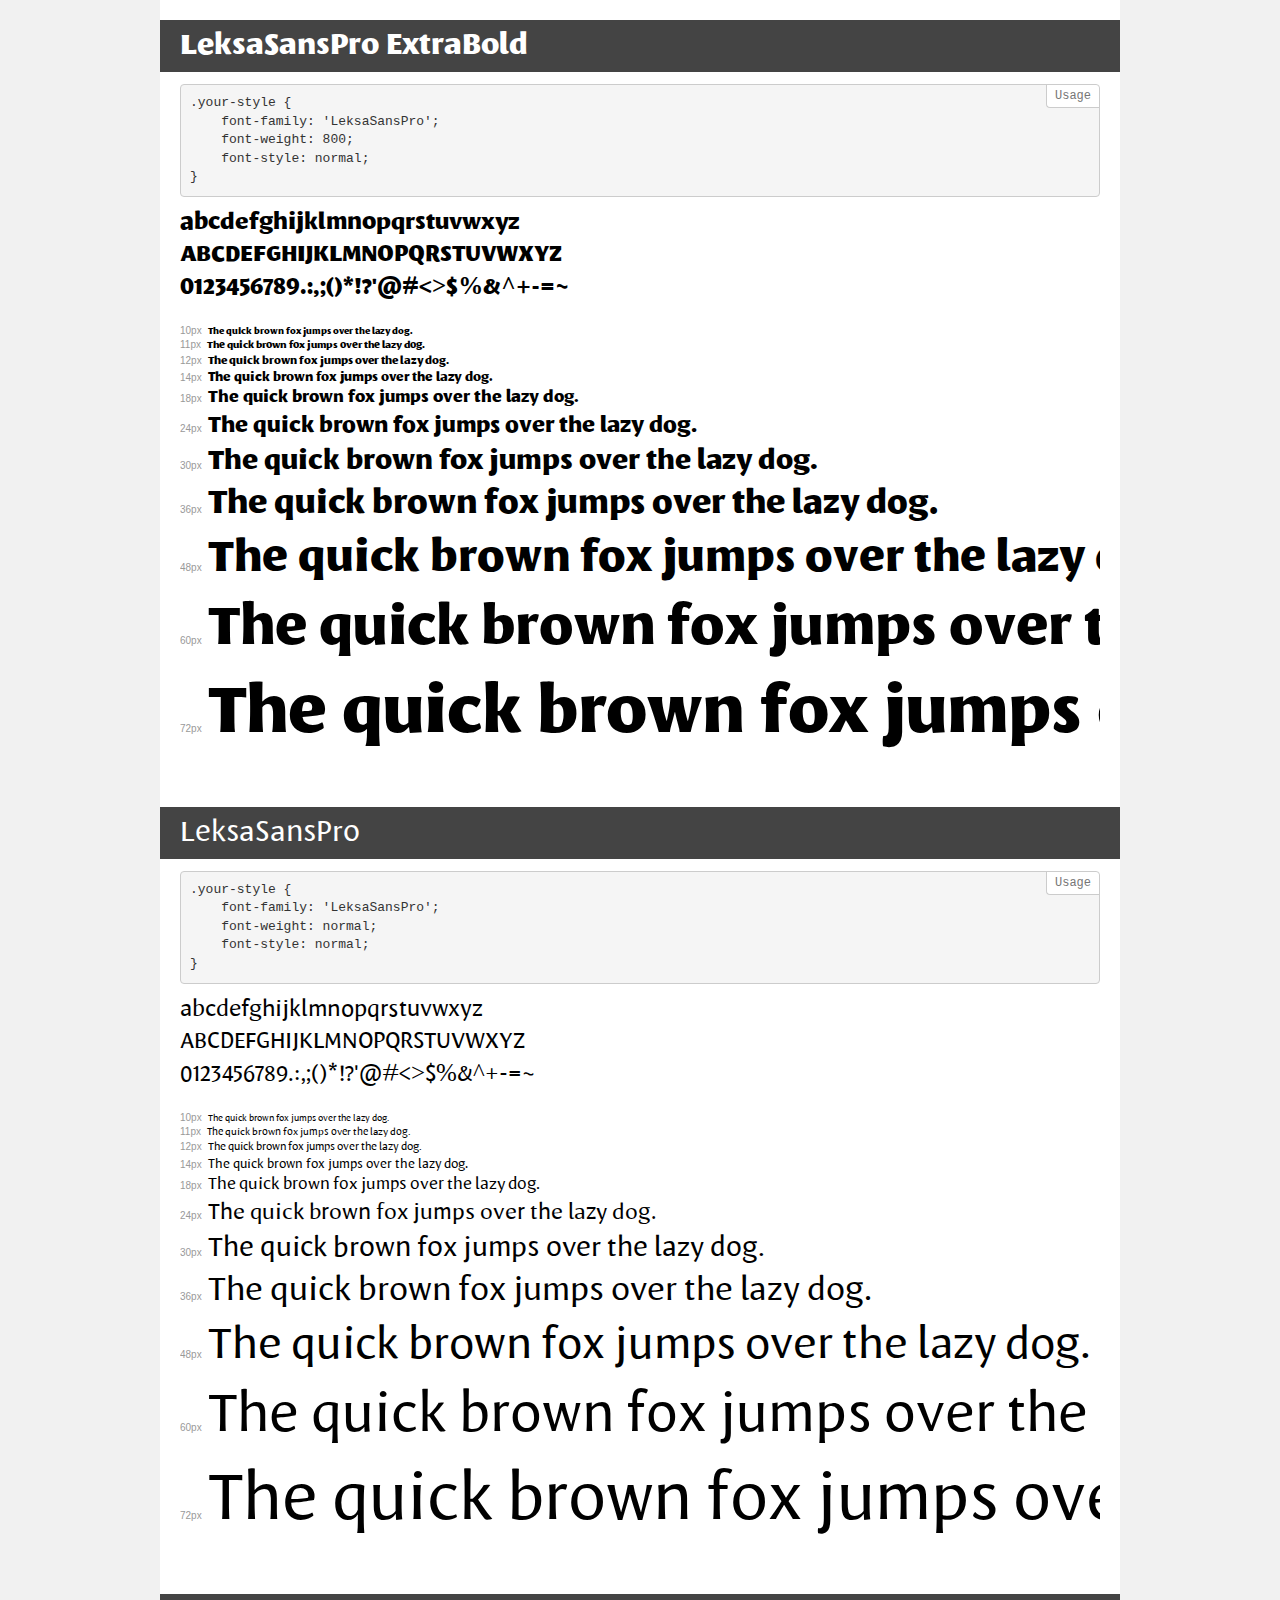
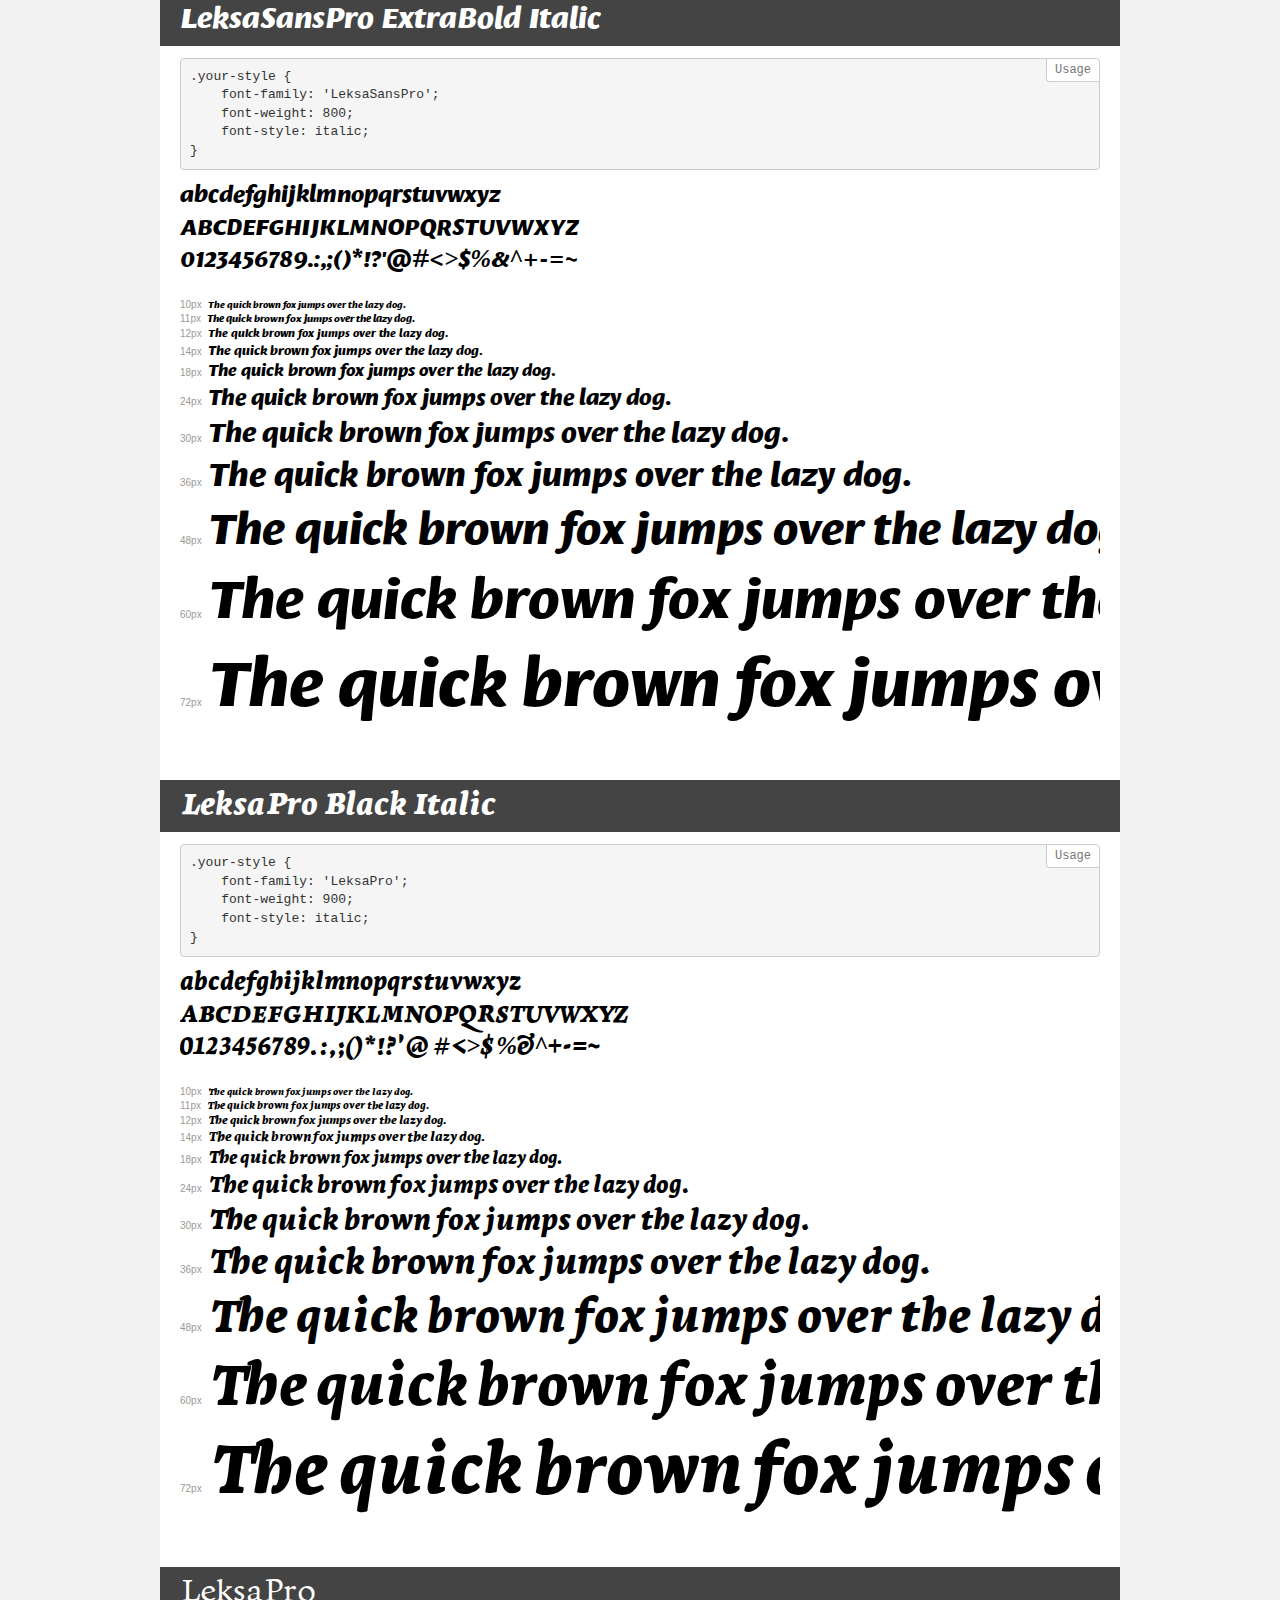
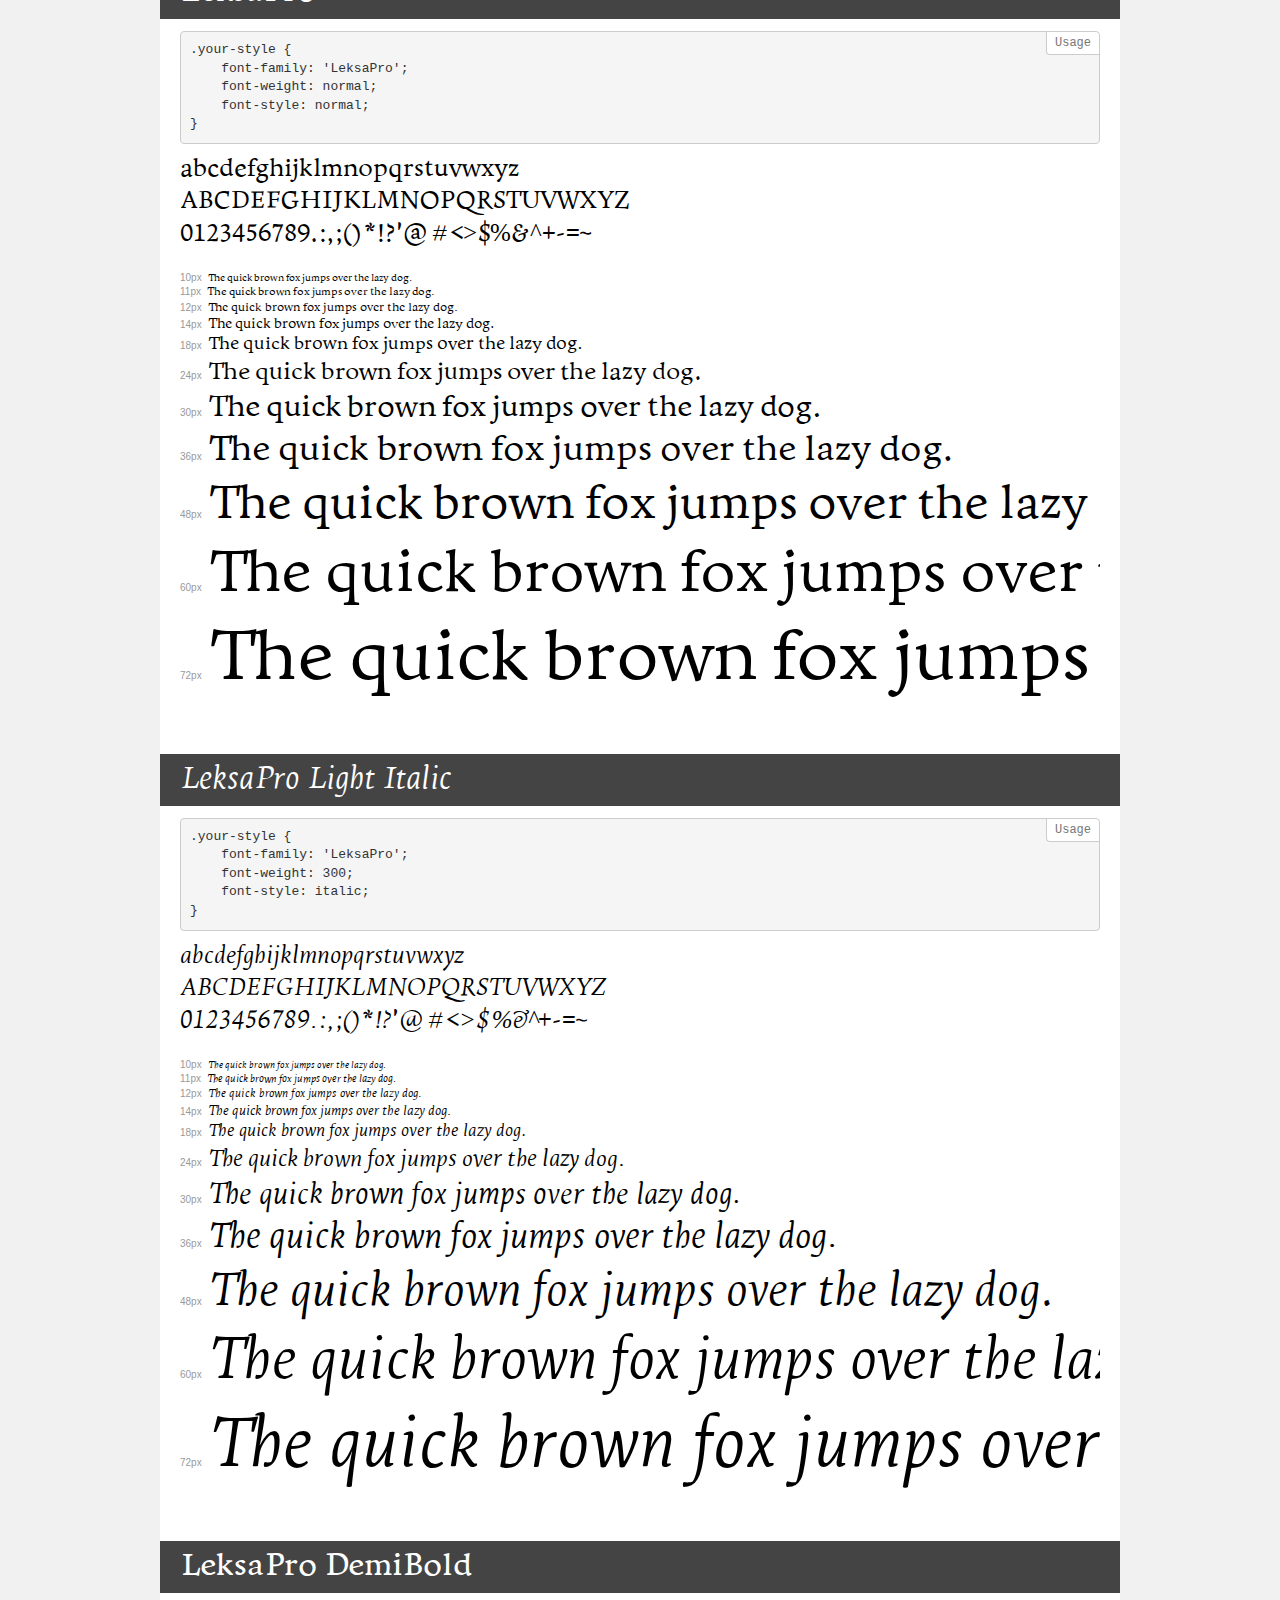
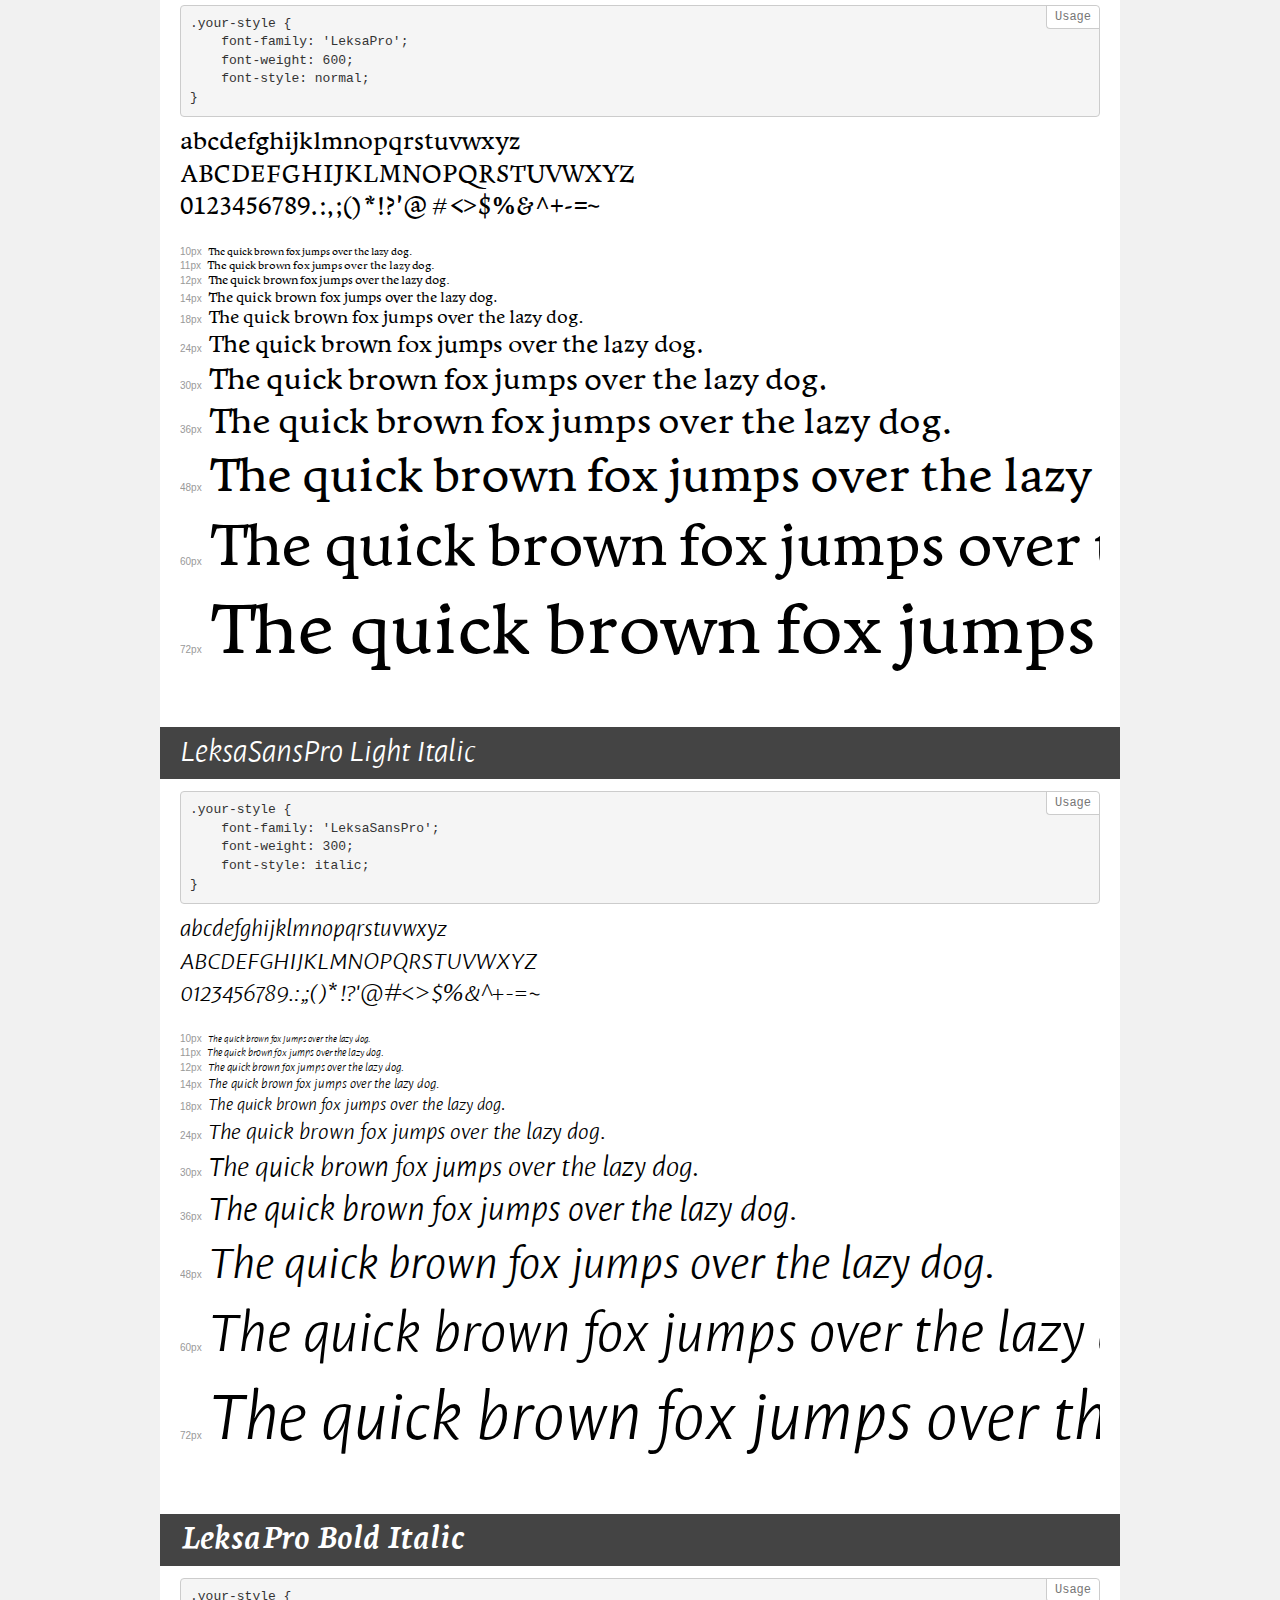
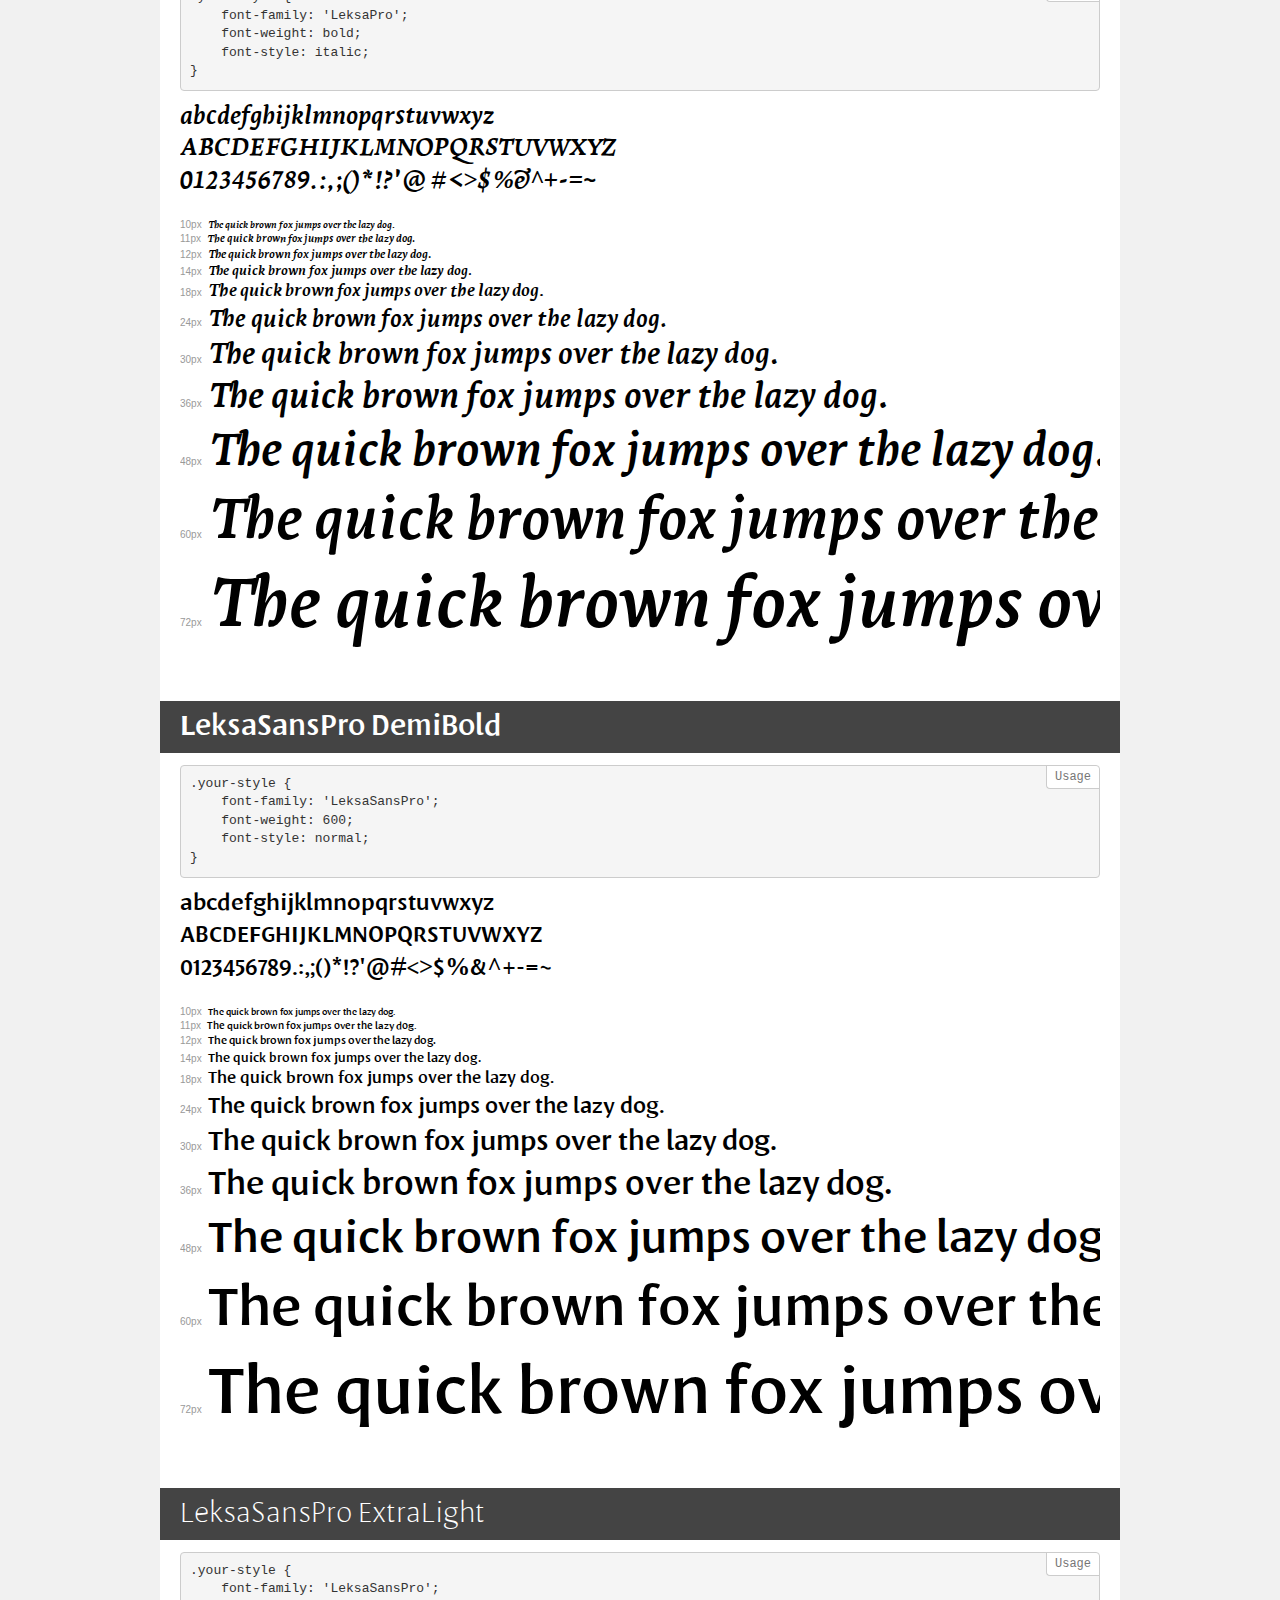
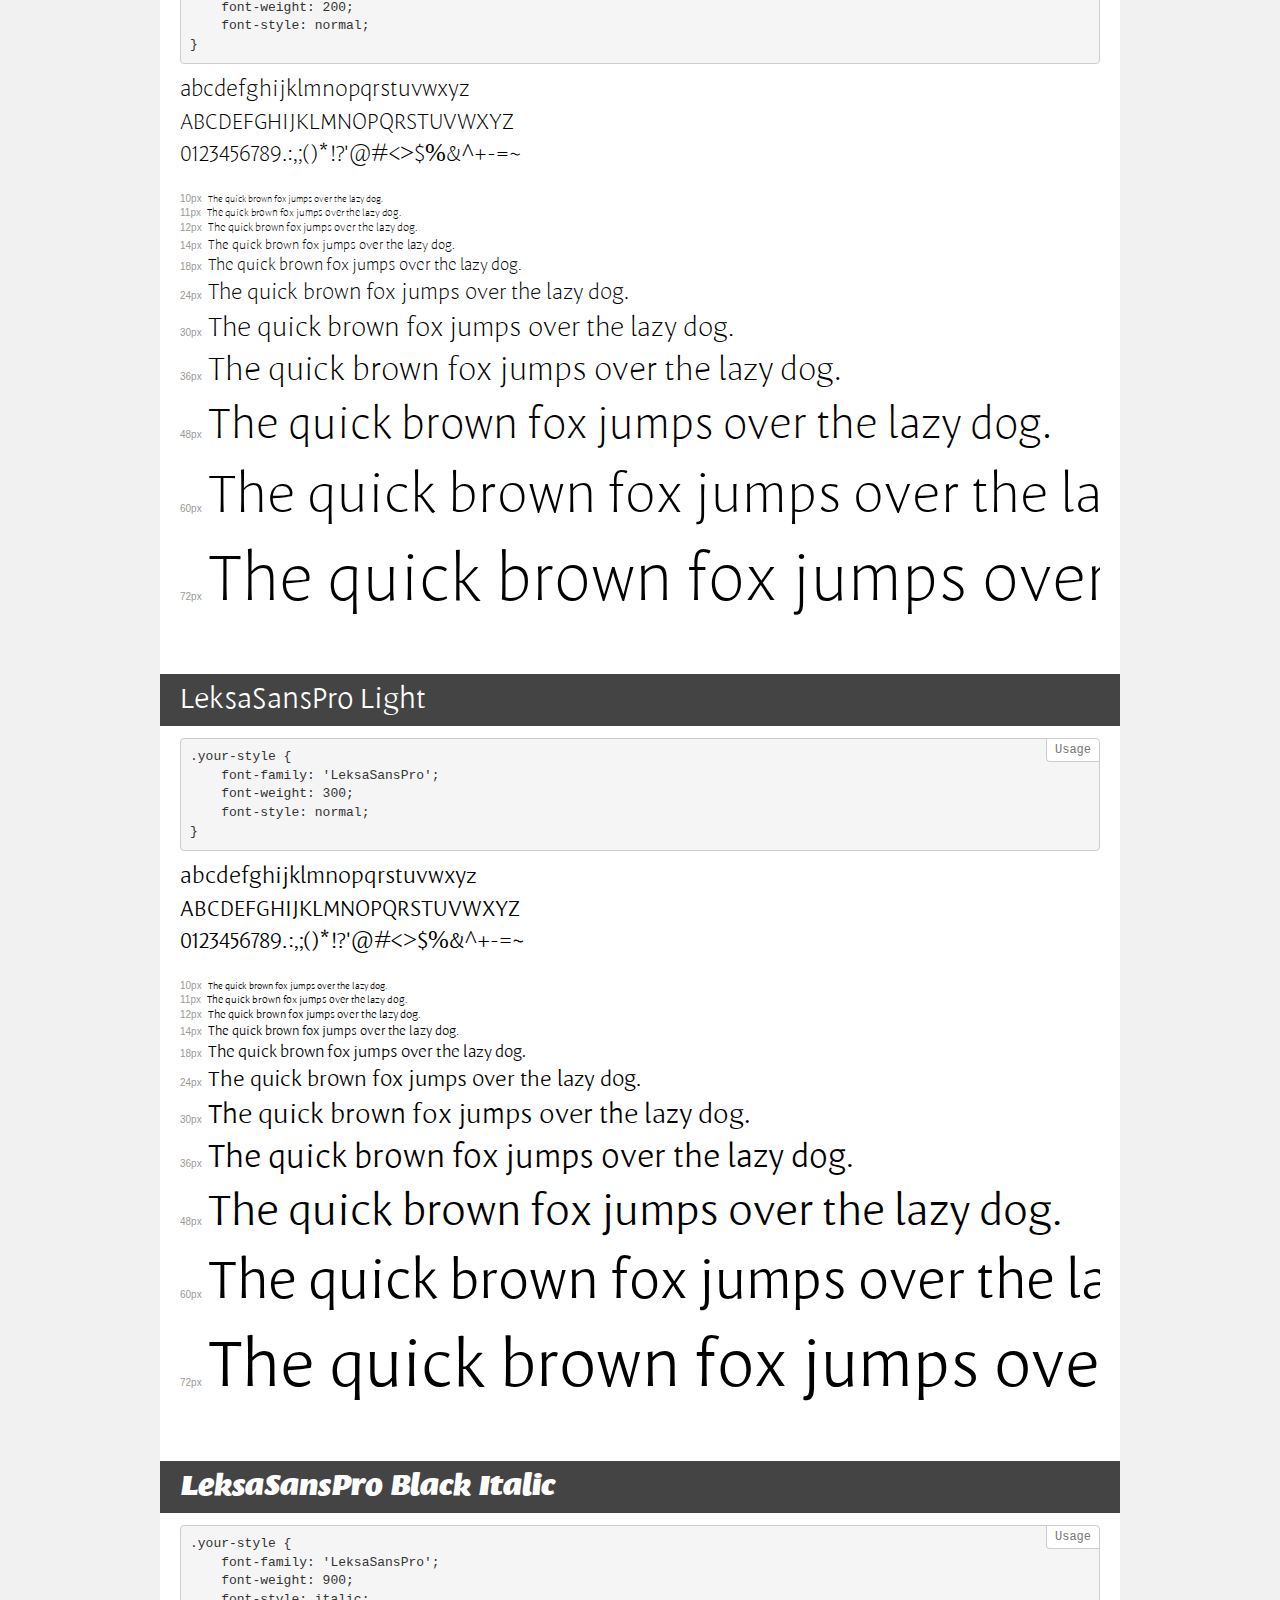
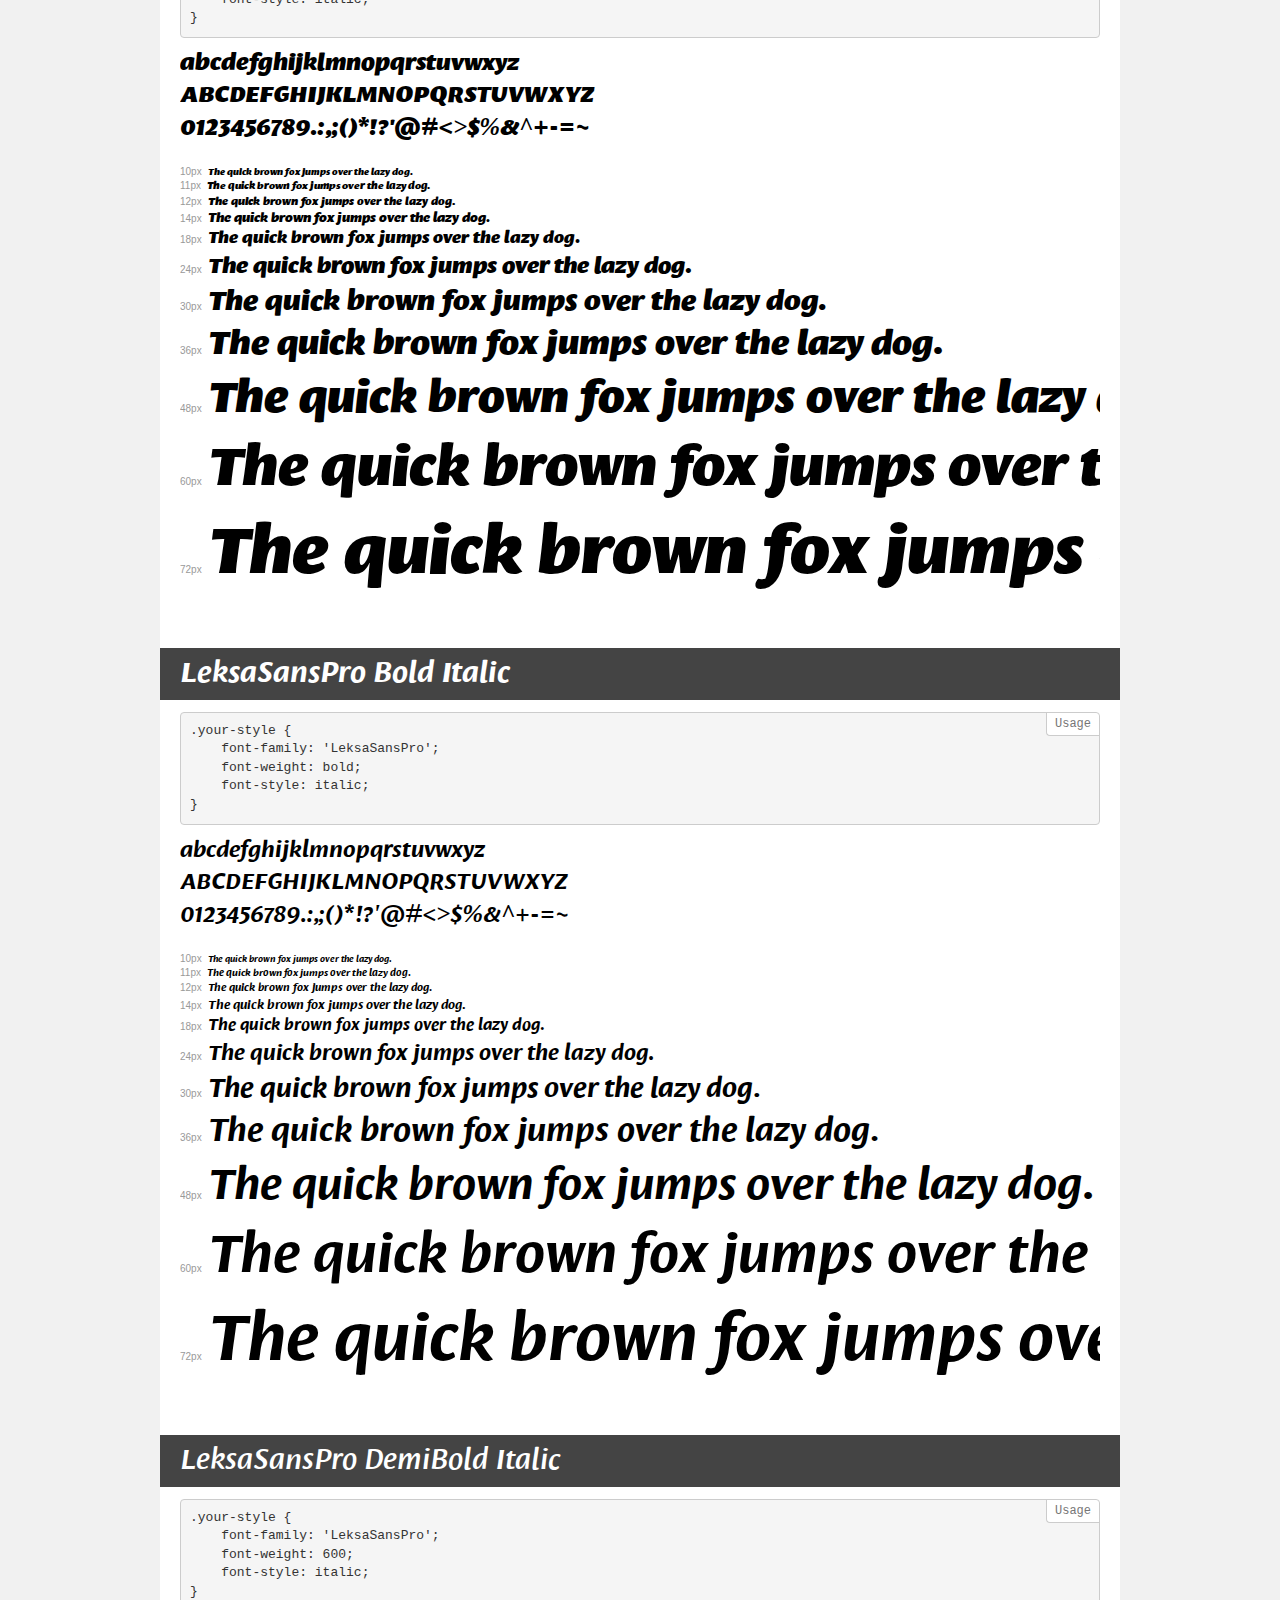
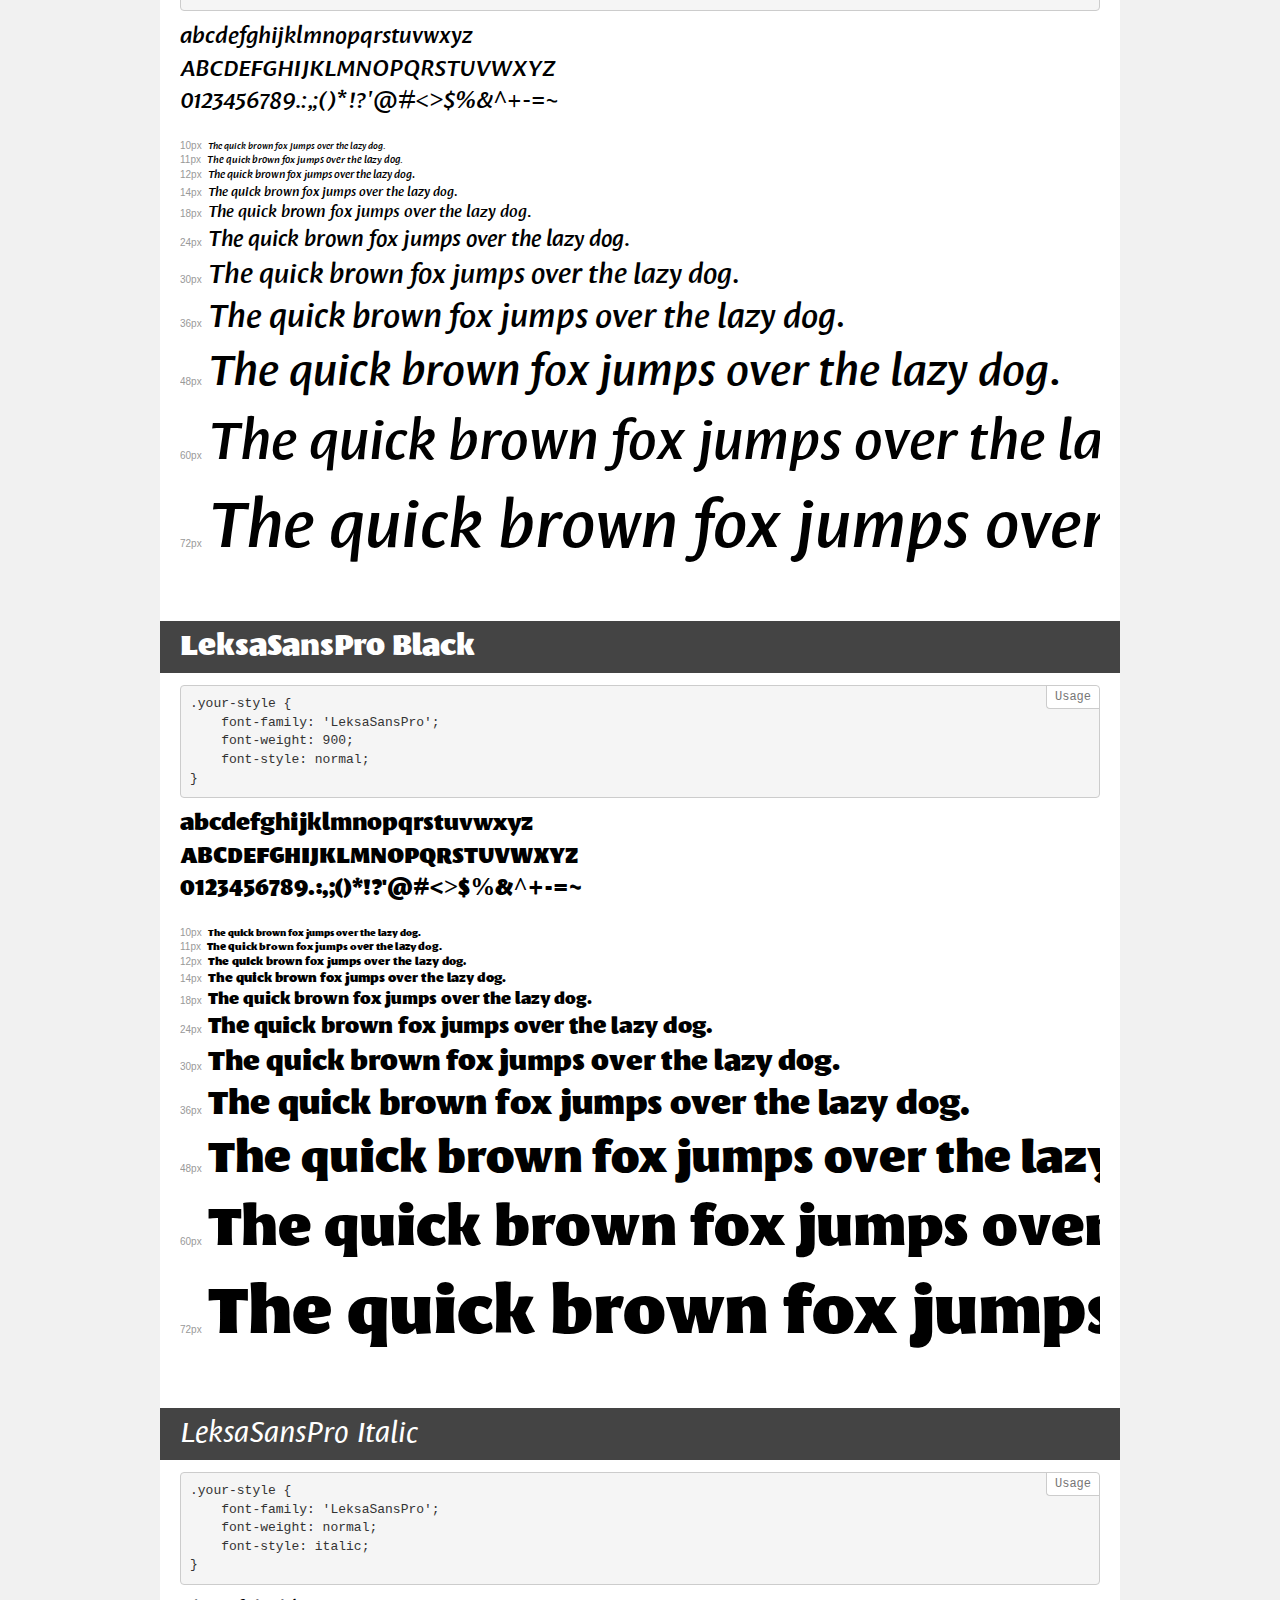
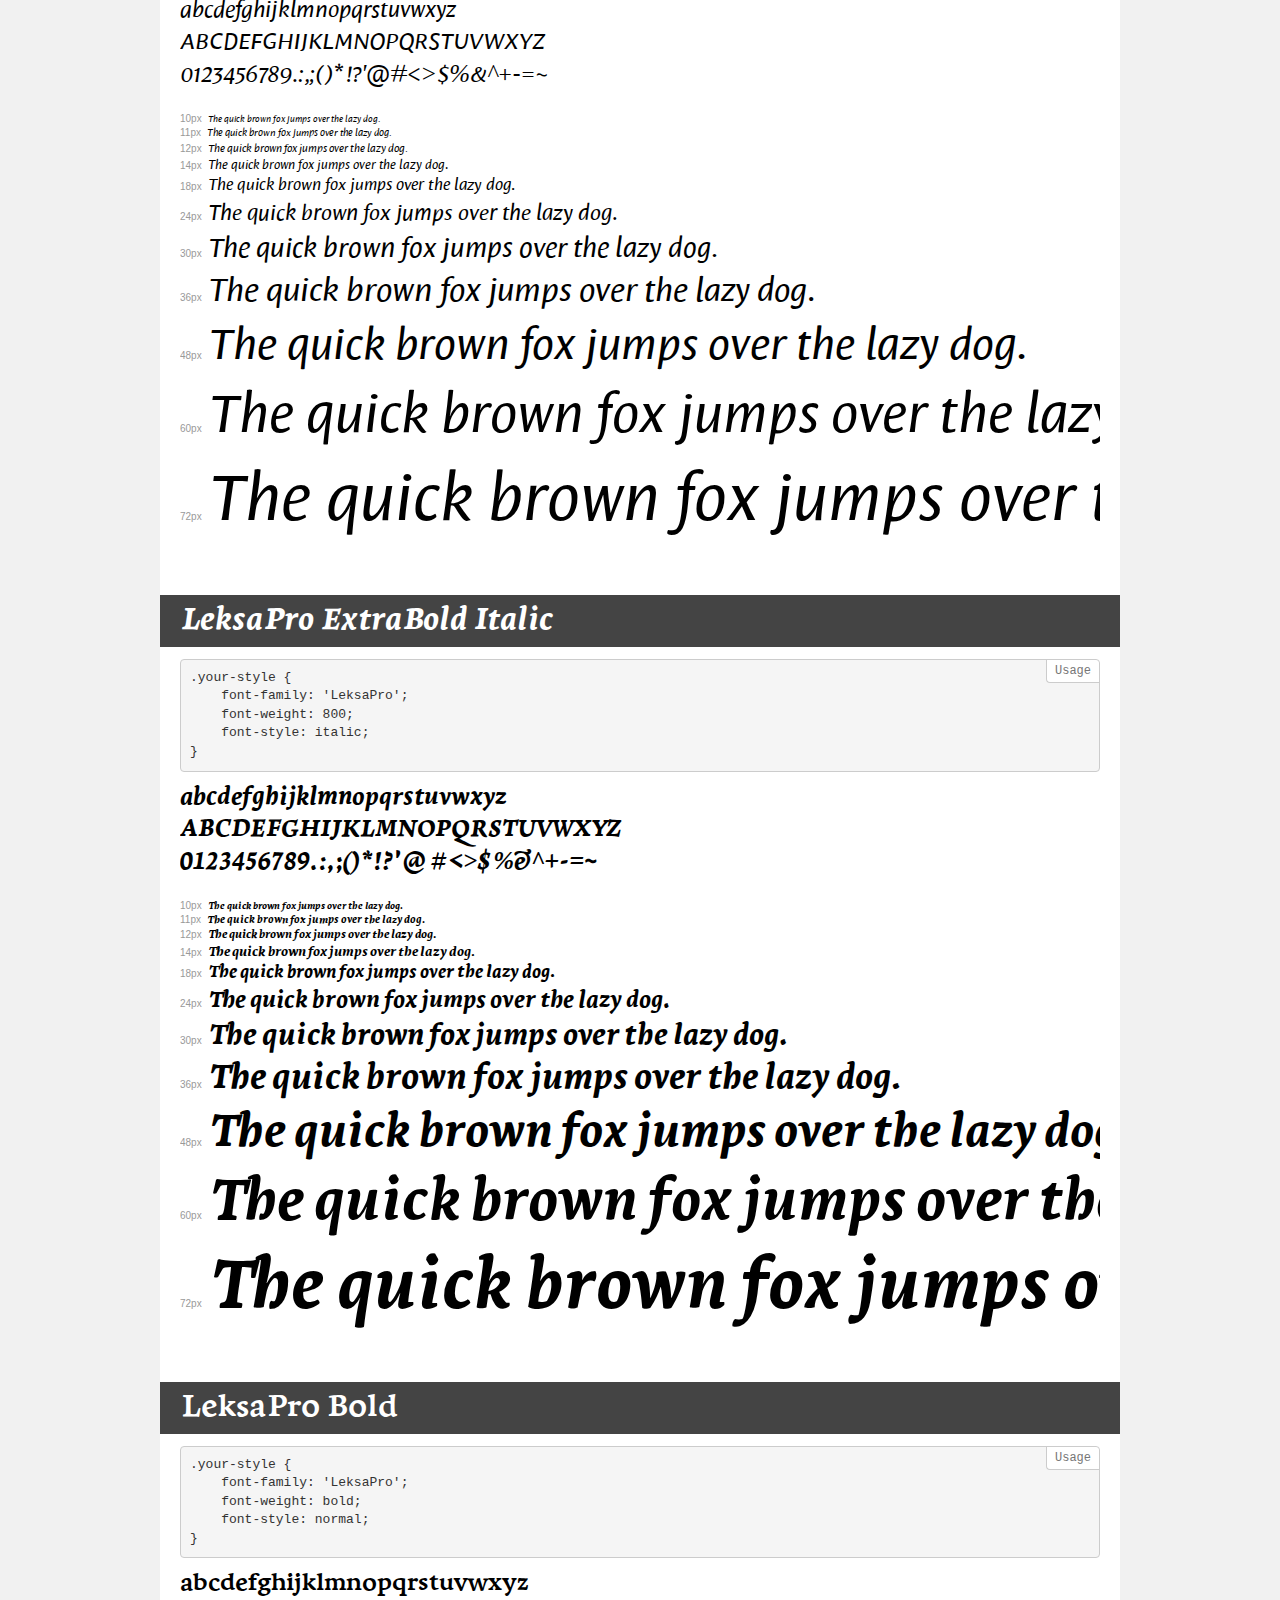
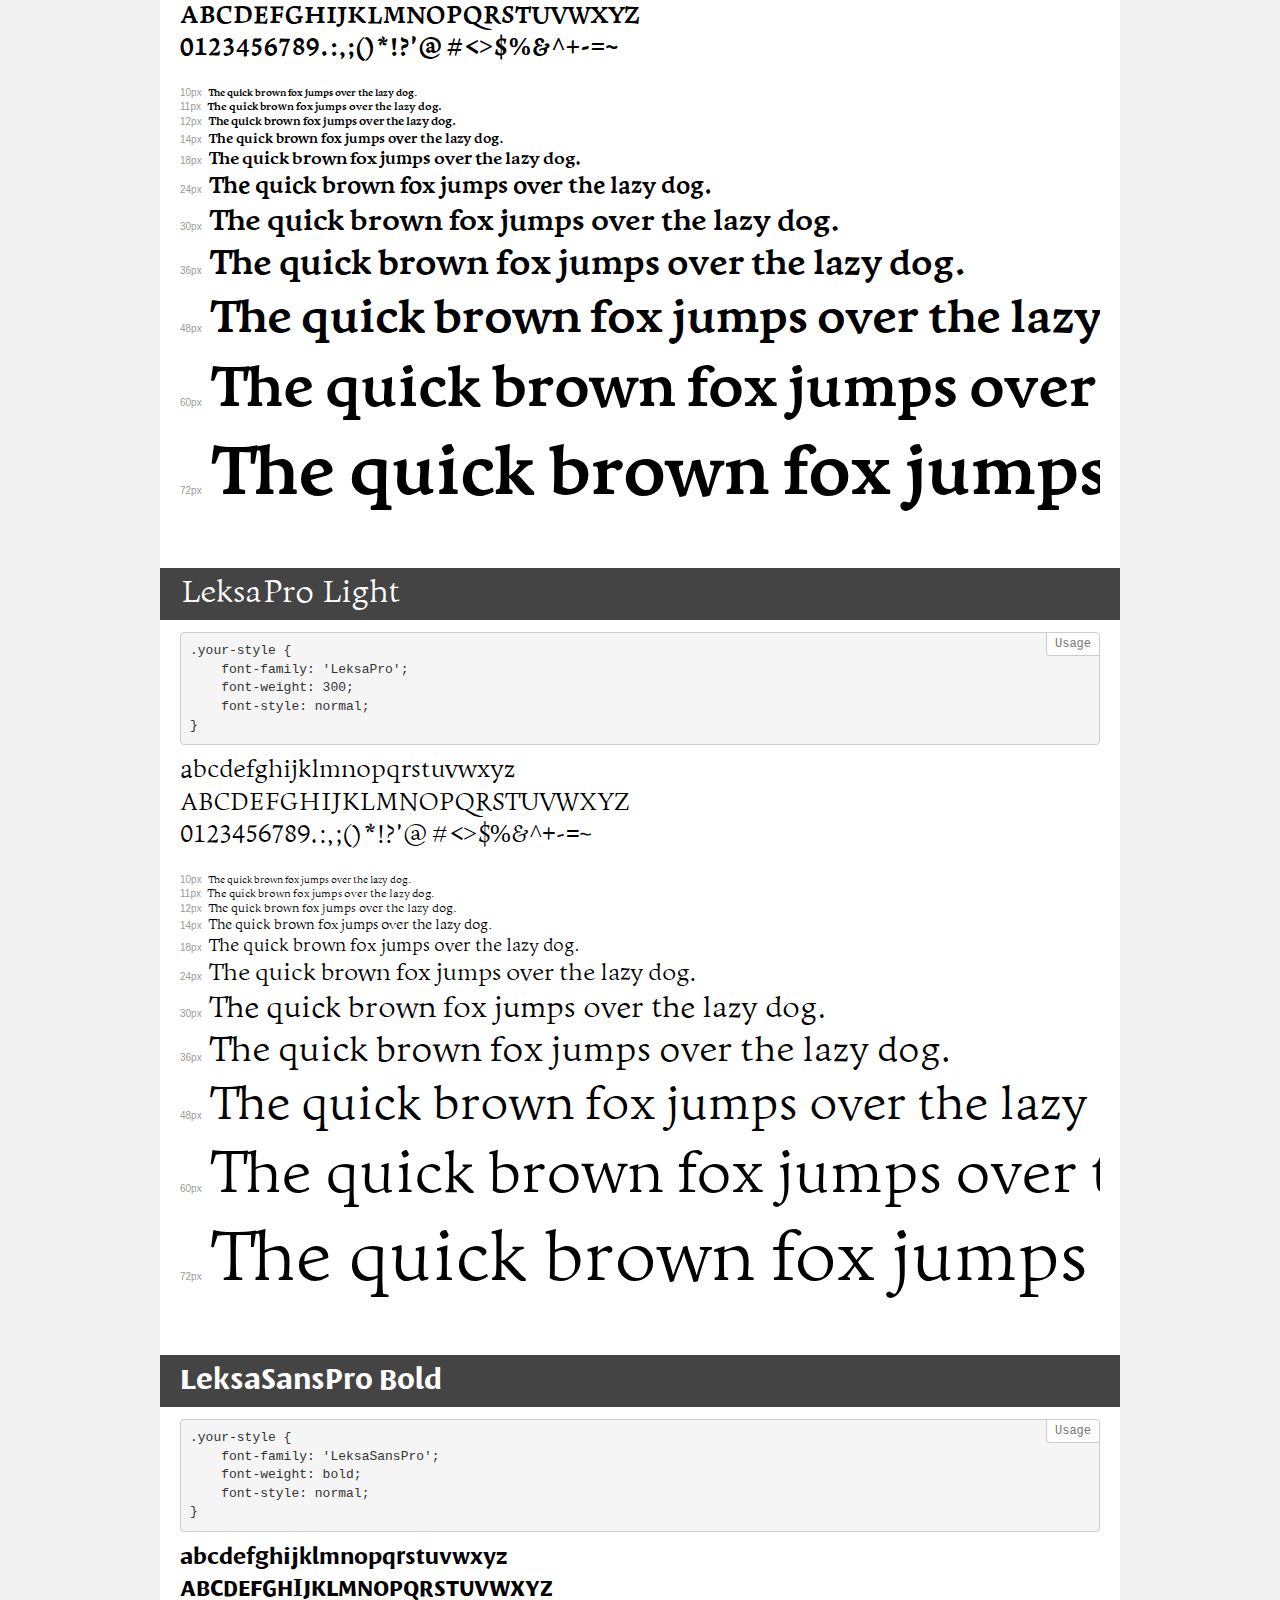
<file: fonts/font/demo.html>
<!DOCTYPE html>
<html>
<head>
    <meta charset="utf-8">
    <meta http-equiv="X-UA-Compatible" content="IE=edge">
    <meta name="viewport" content="width=device-width, initial-scale=1">
    <meta name="robots" content="noindex, noarchive">
    <meta name="format-detection" content="telephone=no">
    <title>Transfonter demo</title>
    <link href="stylesheet.css" rel="stylesheet">
    <style>
        /*
        http://meyerweb.com/eric/tools/css/reset/
        v2.0 | 20110126
        License: none (public domain)
        */
        html, body, div, span, applet, object, iframe,
        h1, h2, h3, h4, h5, h6, p, blockquote, pre,
        a, abbr, acronym, address, big, cite, code,
        del, dfn, em, img, ins, kbd, q, s, samp,
        small, strike, strong, sub, sup, tt, var,
        b, u, i, center,
        dl, dt, dd, ol, ul, li,
        fieldset, form, label, legend,
        table, caption, tbody, tfoot, thead, tr, th, td,
        article, aside, canvas, details, embed,
        figure, figcaption, footer, header, hgroup,
        menu, nav, output, ruby, section, summary,
        time, mark, audio, video {
            margin: 0;
            padding: 0;
            border: 0;
            font-size: 100%;
            font: inherit;
            vertical-align: baseline;
        }
        /* HTML5 display-role reset for older browsers */
        article, aside, details, figcaption, figure,
        footer, header, hgroup, menu, nav, section {
            display: block;
        }
        body {
            line-height: 1;
        }
        ol, ul {
            list-style: none;
        }
        blockquote, q {
            quotes: none;
        }
        blockquote:before, blockquote:after,
        q:before, q:after {
            content: '';
            content: none;
        }
        table {
            border-collapse: collapse;
            border-spacing: 0;
        }
        /* common styles */
        body {
            background: #f1f1f1;
            color: #000;
        }
        .page {
            background: #fff;
            width: 920px;
            margin: 0 auto;
            padding: 20px 20px 0 20px;
            overflow: hidden;
        }
        .font-container {
            overflow-x: auto;
            overflow-y: hidden;
            margin-bottom: 40px;
            line-height: 1.3;
            white-space: nowrap;
            padding-bottom: 5px;
        }
        h1 {
            position: relative;
            background: #444;
            font-size: 32px;
            color: #fff;
            padding: 10px 20px;
            margin: 0 -20px 12px -20px;
        }
        .letters {
            font-size: 25px;
            margin-bottom: 20px;
        }
        .s10:before {
            content: '10px';
        }
        .s11:before {
            content: '11px';
        }
        .s12:before {
            content: '12px';
        }
        .s14:before {
            content: '14px';
        }
        .s18:before {
            content: '18px';
        }
        .s24:before {
            content: '24px';
        }
        .s30:before {
            content: '30px';
        }
        .s36:before {
            content: '36px';
        }
        .s48:before {
            content: '48px';
        }
        .s60:before {
            content: '60px';
        }
        .s72:before {
            content: '72px';
        }
        .s10:before, .s11:before, .s12:before, .s14:before,
        .s18:before, .s24:before, .s30:before, .s36:before,
        .s48:before, .s60:before, .s72:before {
            font-family: Arial, sans-serif;
            font-size: 10px;
            font-weight: normal;
            font-style: normal;
            color: #999;
            padding-right: 6px;
        }
        pre {
            display: block;
            position: relative;
            padding: 9px;
            margin: 0 0 10px;
            font-family: Monaco, Menlo, Consolas, "Courier New", monospace !important;
            font-size: 13px;
            line-height: 1.428571429;
            color: #333;
            font-weight: normal !important;
            font-style: normal !important;
            background-color: #f5f5f5;
            border: 1px solid #ccc;
            overflow-x: auto;
            border-radius: 4px;
        }
        pre:after {
            display: block;
            position: absolute;
            right: 0;
            top: 0;
            content: 'Usage';
            line-height: 1;
            padding: 5px 8px;
            font-size: 12px;
            color: #767676;
            background-color: #fff;
            border: 1px solid #ccc;
            border-right: none;
            border-top: none;
            border-radius: 0 4px 0 4px;
            z-index: 10;
        }
        /* responsive */
        @media (max-width: 959px) {
            .page {
                width: auto;
                margin: 0;
            }
        }
    </style>
</head>
<body>
<div class="page">
    <div class="demo" style="font-family: 'LeksaSansPro'; font-weight: 800; font-style: normal;">
        <h1>LeksaSansPro ExtraBold</h1>
        <pre>.your-style {
    font-family: 'LeksaSansPro';
    font-weight: 800;
    font-style: normal;
}</pre>
        <div class="font-container">
            <p class="letters">
                abcdefghijklmnopqrstuvwxyz<br>
ABCDEFGHIJKLMNOPQRSTUVWXYZ<br>
                0123456789.:,;()*!?'@#<>$%&^+-=~
            </p>
            <p class="s10" style="font-size: 10px;">The quick brown fox jumps over the lazy dog.</p>
            <p class="s11" style="font-size: 11px;">The quick brown fox jumps over the lazy dog.</p>
            <p class="s12" style="font-size: 12px;">The quick brown fox jumps over the lazy dog.</p>
            <p class="s14" style="font-size: 14px;">The quick brown fox jumps over the lazy dog.</p>
            <p class="s18" style="font-size: 18px;">The quick brown fox jumps over the lazy dog.</p>
            <p class="s24" style="font-size: 24px;">The quick brown fox jumps over the lazy dog.</p>
            <p class="s30" style="font-size: 30px;">The quick brown fox jumps over the lazy dog.</p>
            <p class="s36" style="font-size: 36px;">The quick brown fox jumps over the lazy dog.</p>
            <p class="s48" style="font-size: 48px;">The quick brown fox jumps over the lazy dog.</p>
            <p class="s60" style="font-size: 60px;">The quick brown fox jumps over the lazy dog.</p>
            <p class="s72" style="font-size: 72px;">The quick brown fox jumps over the lazy dog.</p>
        </div>
    </div>
    <div class="demo" style="font-family: 'LeksaSansPro'; font-weight: normal; font-style: normal;">
        <h1>LeksaSansPro</h1>
        <pre>.your-style {
    font-family: 'LeksaSansPro';
    font-weight: normal;
    font-style: normal;
}</pre>
        <div class="font-container">
            <p class="letters">
                abcdefghijklmnopqrstuvwxyz<br>
ABCDEFGHIJKLMNOPQRSTUVWXYZ<br>
                0123456789.:,;()*!?'@#<>$%&^+-=~
            </p>
            <p class="s10" style="font-size: 10px;">The quick brown fox jumps over the lazy dog.</p>
            <p class="s11" style="font-size: 11px;">The quick brown fox jumps over the lazy dog.</p>
            <p class="s12" style="font-size: 12px;">The quick brown fox jumps over the lazy dog.</p>
            <p class="s14" style="font-size: 14px;">The quick brown fox jumps over the lazy dog.</p>
            <p class="s18" style="font-size: 18px;">The quick brown fox jumps over the lazy dog.</p>
            <p class="s24" style="font-size: 24px;">The quick brown fox jumps over the lazy dog.</p>
            <p class="s30" style="font-size: 30px;">The quick brown fox jumps over the lazy dog.</p>
            <p class="s36" style="font-size: 36px;">The quick brown fox jumps over the lazy dog.</p>
            <p class="s48" style="font-size: 48px;">The quick brown fox jumps over the lazy dog.</p>
            <p class="s60" style="font-size: 60px;">The quick brown fox jumps over the lazy dog.</p>
            <p class="s72" style="font-size: 72px;">The quick brown fox jumps over the lazy dog.</p>
        </div>
    </div>
    <div class="demo" style="font-family: 'LeksaSansPro'; font-weight: 800; font-style: italic;">
        <h1>LeksaSansPro ExtraBold Italic</h1>
        <pre>.your-style {
    font-family: 'LeksaSansPro';
    font-weight: 800;
    font-style: italic;
}</pre>
        <div class="font-container">
            <p class="letters">
                abcdefghijklmnopqrstuvwxyz<br>
ABCDEFGHIJKLMNOPQRSTUVWXYZ<br>
                0123456789.:,;()*!?'@#<>$%&^+-=~
            </p>
            <p class="s10" style="font-size: 10px;">The quick brown fox jumps over the lazy dog.</p>
            <p class="s11" style="font-size: 11px;">The quick brown fox jumps over the lazy dog.</p>
            <p class="s12" style="font-size: 12px;">The quick brown fox jumps over the lazy dog.</p>
            <p class="s14" style="font-size: 14px;">The quick brown fox jumps over the lazy dog.</p>
            <p class="s18" style="font-size: 18px;">The quick brown fox jumps over the lazy dog.</p>
            <p class="s24" style="font-size: 24px;">The quick brown fox jumps over the lazy dog.</p>
            <p class="s30" style="font-size: 30px;">The quick brown fox jumps over the lazy dog.</p>
            <p class="s36" style="font-size: 36px;">The quick brown fox jumps over the lazy dog.</p>
            <p class="s48" style="font-size: 48px;">The quick brown fox jumps over the lazy dog.</p>
            <p class="s60" style="font-size: 60px;">The quick brown fox jumps over the lazy dog.</p>
            <p class="s72" style="font-size: 72px;">The quick brown fox jumps over the lazy dog.</p>
        </div>
    </div>
    <div class="demo" style="font-family: 'LeksaPro'; font-weight: 900; font-style: italic;">
        <h1>LeksaPro Black Italic</h1>
        <pre>.your-style {
    font-family: 'LeksaPro';
    font-weight: 900;
    font-style: italic;
}</pre>
        <div class="font-container">
            <p class="letters">
                abcdefghijklmnopqrstuvwxyz<br>
ABCDEFGHIJKLMNOPQRSTUVWXYZ<br>
                0123456789.:,;()*!?'@#<>$%&^+-=~
            </p>
            <p class="s10" style="font-size: 10px;">The quick brown fox jumps over the lazy dog.</p>
            <p class="s11" style="font-size: 11px;">The quick brown fox jumps over the lazy dog.</p>
            <p class="s12" style="font-size: 12px;">The quick brown fox jumps over the lazy dog.</p>
            <p class="s14" style="font-size: 14px;">The quick brown fox jumps over the lazy dog.</p>
            <p class="s18" style="font-size: 18px;">The quick brown fox jumps over the lazy dog.</p>
            <p class="s24" style="font-size: 24px;">The quick brown fox jumps over the lazy dog.</p>
            <p class="s30" style="font-size: 30px;">The quick brown fox jumps over the lazy dog.</p>
            <p class="s36" style="font-size: 36px;">The quick brown fox jumps over the lazy dog.</p>
            <p class="s48" style="font-size: 48px;">The quick brown fox jumps over the lazy dog.</p>
            <p class="s60" style="font-size: 60px;">The quick brown fox jumps over the lazy dog.</p>
            <p class="s72" style="font-size: 72px;">The quick brown fox jumps over the lazy dog.</p>
        </div>
    </div>
    <div class="demo" style="font-family: 'LeksaPro'; font-weight: normal; font-style: normal;">
        <h1>LeksaPro</h1>
        <pre>.your-style {
    font-family: 'LeksaPro';
    font-weight: normal;
    font-style: normal;
}</pre>
        <div class="font-container">
            <p class="letters">
                abcdefghijklmnopqrstuvwxyz<br>
ABCDEFGHIJKLMNOPQRSTUVWXYZ<br>
                0123456789.:,;()*!?'@#<>$%&^+-=~
            </p>
            <p class="s10" style="font-size: 10px;">The quick brown fox jumps over the lazy dog.</p>
            <p class="s11" style="font-size: 11px;">The quick brown fox jumps over the lazy dog.</p>
            <p class="s12" style="font-size: 12px;">The quick brown fox jumps over the lazy dog.</p>
            <p class="s14" style="font-size: 14px;">The quick brown fox jumps over the lazy dog.</p>
            <p class="s18" style="font-size: 18px;">The quick brown fox jumps over the lazy dog.</p>
            <p class="s24" style="font-size: 24px;">The quick brown fox jumps over the lazy dog.</p>
            <p class="s30" style="font-size: 30px;">The quick brown fox jumps over the lazy dog.</p>
            <p class="s36" style="font-size: 36px;">The quick brown fox jumps over the lazy dog.</p>
            <p class="s48" style="font-size: 48px;">The quick brown fox jumps over the lazy dog.</p>
            <p class="s60" style="font-size: 60px;">The quick brown fox jumps over the lazy dog.</p>
            <p class="s72" style="font-size: 72px;">The quick brown fox jumps over the lazy dog.</p>
        </div>
    </div>
    <div class="demo" style="font-family: 'LeksaPro'; font-weight: 300; font-style: italic;">
        <h1>LeksaPro Light Italic</h1>
        <pre>.your-style {
    font-family: 'LeksaPro';
    font-weight: 300;
    font-style: italic;
}</pre>
        <div class="font-container">
            <p class="letters">
                abcdefghijklmnopqrstuvwxyz<br>
ABCDEFGHIJKLMNOPQRSTUVWXYZ<br>
                0123456789.:,;()*!?'@#<>$%&^+-=~
            </p>
            <p class="s10" style="font-size: 10px;">The quick brown fox jumps over the lazy dog.</p>
            <p class="s11" style="font-size: 11px;">The quick brown fox jumps over the lazy dog.</p>
            <p class="s12" style="font-size: 12px;">The quick brown fox jumps over the lazy dog.</p>
            <p class="s14" style="font-size: 14px;">The quick brown fox jumps over the lazy dog.</p>
            <p class="s18" style="font-size: 18px;">The quick brown fox jumps over the lazy dog.</p>
            <p class="s24" style="font-size: 24px;">The quick brown fox jumps over the lazy dog.</p>
            <p class="s30" style="font-size: 30px;">The quick brown fox jumps over the lazy dog.</p>
            <p class="s36" style="font-size: 36px;">The quick brown fox jumps over the lazy dog.</p>
            <p class="s48" style="font-size: 48px;">The quick brown fox jumps over the lazy dog.</p>
            <p class="s60" style="font-size: 60px;">The quick brown fox jumps over the lazy dog.</p>
            <p class="s72" style="font-size: 72px;">The quick brown fox jumps over the lazy dog.</p>
        </div>
    </div>
    <div class="demo" style="font-family: 'LeksaPro'; font-weight: 600; font-style: normal;">
        <h1>LeksaPro DemiBold</h1>
        <pre>.your-style {
    font-family: 'LeksaPro';
    font-weight: 600;
    font-style: normal;
}</pre>
        <div class="font-container">
            <p class="letters">
                abcdefghijklmnopqrstuvwxyz<br>
ABCDEFGHIJKLMNOPQRSTUVWXYZ<br>
                0123456789.:,;()*!?'@#<>$%&^+-=~
            </p>
            <p class="s10" style="font-size: 10px;">The quick brown fox jumps over the lazy dog.</p>
            <p class="s11" style="font-size: 11px;">The quick brown fox jumps over the lazy dog.</p>
            <p class="s12" style="font-size: 12px;">The quick brown fox jumps over the lazy dog.</p>
            <p class="s14" style="font-size: 14px;">The quick brown fox jumps over the lazy dog.</p>
            <p class="s18" style="font-size: 18px;">The quick brown fox jumps over the lazy dog.</p>
            <p class="s24" style="font-size: 24px;">The quick brown fox jumps over the lazy dog.</p>
            <p class="s30" style="font-size: 30px;">The quick brown fox jumps over the lazy dog.</p>
            <p class="s36" style="font-size: 36px;">The quick brown fox jumps over the lazy dog.</p>
            <p class="s48" style="font-size: 48px;">The quick brown fox jumps over the lazy dog.</p>
            <p class="s60" style="font-size: 60px;">The quick brown fox jumps over the lazy dog.</p>
            <p class="s72" style="font-size: 72px;">The quick brown fox jumps over the lazy dog.</p>
        </div>
    </div>
    <div class="demo" style="font-family: 'LeksaSansPro'; font-weight: 300; font-style: italic;">
        <h1>LeksaSansPro Light Italic</h1>
        <pre>.your-style {
    font-family: 'LeksaSansPro';
    font-weight: 300;
    font-style: italic;
}</pre>
        <div class="font-container">
            <p class="letters">
                abcdefghijklmnopqrstuvwxyz<br>
ABCDEFGHIJKLMNOPQRSTUVWXYZ<br>
                0123456789.:,;()*!?'@#<>$%&^+-=~
            </p>
            <p class="s10" style="font-size: 10px;">The quick brown fox jumps over the lazy dog.</p>
            <p class="s11" style="font-size: 11px;">The quick brown fox jumps over the lazy dog.</p>
            <p class="s12" style="font-size: 12px;">The quick brown fox jumps over the lazy dog.</p>
            <p class="s14" style="font-size: 14px;">The quick brown fox jumps over the lazy dog.</p>
            <p class="s18" style="font-size: 18px;">The quick brown fox jumps over the lazy dog.</p>
            <p class="s24" style="font-size: 24px;">The quick brown fox jumps over the lazy dog.</p>
            <p class="s30" style="font-size: 30px;">The quick brown fox jumps over the lazy dog.</p>
            <p class="s36" style="font-size: 36px;">The quick brown fox jumps over the lazy dog.</p>
            <p class="s48" style="font-size: 48px;">The quick brown fox jumps over the lazy dog.</p>
            <p class="s60" style="font-size: 60px;">The quick brown fox jumps over the lazy dog.</p>
            <p class="s72" style="font-size: 72px;">The quick brown fox jumps over the lazy dog.</p>
        </div>
    </div>
    <div class="demo" style="font-family: 'LeksaPro'; font-weight: bold; font-style: italic;">
        <h1>LeksaPro Bold Italic</h1>
        <pre>.your-style {
    font-family: 'LeksaPro';
    font-weight: bold;
    font-style: italic;
}</pre>
        <div class="font-container">
            <p class="letters">
                abcdefghijklmnopqrstuvwxyz<br>
ABCDEFGHIJKLMNOPQRSTUVWXYZ<br>
                0123456789.:,;()*!?'@#<>$%&^+-=~
            </p>
            <p class="s10" style="font-size: 10px;">The quick brown fox jumps over the lazy dog.</p>
            <p class="s11" style="font-size: 11px;">The quick brown fox jumps over the lazy dog.</p>
            <p class="s12" style="font-size: 12px;">The quick brown fox jumps over the lazy dog.</p>
            <p class="s14" style="font-size: 14px;">The quick brown fox jumps over the lazy dog.</p>
            <p class="s18" style="font-size: 18px;">The quick brown fox jumps over the lazy dog.</p>
            <p class="s24" style="font-size: 24px;">The quick brown fox jumps over the lazy dog.</p>
            <p class="s30" style="font-size: 30px;">The quick brown fox jumps over the lazy dog.</p>
            <p class="s36" style="font-size: 36px;">The quick brown fox jumps over the lazy dog.</p>
            <p class="s48" style="font-size: 48px;">The quick brown fox jumps over the lazy dog.</p>
            <p class="s60" style="font-size: 60px;">The quick brown fox jumps over the lazy dog.</p>
            <p class="s72" style="font-size: 72px;">The quick brown fox jumps over the lazy dog.</p>
        </div>
    </div>
    <div class="demo" style="font-family: 'LeksaSansPro'; font-weight: 600; font-style: normal;">
        <h1>LeksaSansPro DemiBold</h1>
        <pre>.your-style {
    font-family: 'LeksaSansPro';
    font-weight: 600;
    font-style: normal;
}</pre>
        <div class="font-container">
            <p class="letters">
                abcdefghijklmnopqrstuvwxyz<br>
ABCDEFGHIJKLMNOPQRSTUVWXYZ<br>
                0123456789.:,;()*!?'@#<>$%&^+-=~
            </p>
            <p class="s10" style="font-size: 10px;">The quick brown fox jumps over the lazy dog.</p>
            <p class="s11" style="font-size: 11px;">The quick brown fox jumps over the lazy dog.</p>
            <p class="s12" style="font-size: 12px;">The quick brown fox jumps over the lazy dog.</p>
            <p class="s14" style="font-size: 14px;">The quick brown fox jumps over the lazy dog.</p>
            <p class="s18" style="font-size: 18px;">The quick brown fox jumps over the lazy dog.</p>
            <p class="s24" style="font-size: 24px;">The quick brown fox jumps over the lazy dog.</p>
            <p class="s30" style="font-size: 30px;">The quick brown fox jumps over the lazy dog.</p>
            <p class="s36" style="font-size: 36px;">The quick brown fox jumps over the lazy dog.</p>
            <p class="s48" style="font-size: 48px;">The quick brown fox jumps over the lazy dog.</p>
            <p class="s60" style="font-size: 60px;">The quick brown fox jumps over the lazy dog.</p>
            <p class="s72" style="font-size: 72px;">The quick brown fox jumps over the lazy dog.</p>
        </div>
    </div>
    <div class="demo" style="font-family: 'LeksaSansPro'; font-weight: 200; font-style: normal;">
        <h1>LeksaSansPro ExtraLight</h1>
        <pre>.your-style {
    font-family: 'LeksaSansPro';
    font-weight: 200;
    font-style: normal;
}</pre>
        <div class="font-container">
            <p class="letters">
                abcdefghijklmnopqrstuvwxyz<br>
ABCDEFGHIJKLMNOPQRSTUVWXYZ<br>
                0123456789.:,;()*!?'@#<>$%&^+-=~
            </p>
            <p class="s10" style="font-size: 10px;">The quick brown fox jumps over the lazy dog.</p>
            <p class="s11" style="font-size: 11px;">The quick brown fox jumps over the lazy dog.</p>
            <p class="s12" style="font-size: 12px;">The quick brown fox jumps over the lazy dog.</p>
            <p class="s14" style="font-size: 14px;">The quick brown fox jumps over the lazy dog.</p>
            <p class="s18" style="font-size: 18px;">The quick brown fox jumps over the lazy dog.</p>
            <p class="s24" style="font-size: 24px;">The quick brown fox jumps over the lazy dog.</p>
            <p class="s30" style="font-size: 30px;">The quick brown fox jumps over the lazy dog.</p>
            <p class="s36" style="font-size: 36px;">The quick brown fox jumps over the lazy dog.</p>
            <p class="s48" style="font-size: 48px;">The quick brown fox jumps over the lazy dog.</p>
            <p class="s60" style="font-size: 60px;">The quick brown fox jumps over the lazy dog.</p>
            <p class="s72" style="font-size: 72px;">The quick brown fox jumps over the lazy dog.</p>
        </div>
    </div>
    <div class="demo" style="font-family: 'LeksaSansPro'; font-weight: 300; font-style: normal;">
        <h1>LeksaSansPro Light</h1>
        <pre>.your-style {
    font-family: 'LeksaSansPro';
    font-weight: 300;
    font-style: normal;
}</pre>
        <div class="font-container">
            <p class="letters">
                abcdefghijklmnopqrstuvwxyz<br>
ABCDEFGHIJKLMNOPQRSTUVWXYZ<br>
                0123456789.:,;()*!?'@#<>$%&^+-=~
            </p>
            <p class="s10" style="font-size: 10px;">The quick brown fox jumps over the lazy dog.</p>
            <p class="s11" style="font-size: 11px;">The quick brown fox jumps over the lazy dog.</p>
            <p class="s12" style="font-size: 12px;">The quick brown fox jumps over the lazy dog.</p>
            <p class="s14" style="font-size: 14px;">The quick brown fox jumps over the lazy dog.</p>
            <p class="s18" style="font-size: 18px;">The quick brown fox jumps over the lazy dog.</p>
            <p class="s24" style="font-size: 24px;">The quick brown fox jumps over the lazy dog.</p>
            <p class="s30" style="font-size: 30px;">The quick brown fox jumps over the lazy dog.</p>
            <p class="s36" style="font-size: 36px;">The quick brown fox jumps over the lazy dog.</p>
            <p class="s48" style="font-size: 48px;">The quick brown fox jumps over the lazy dog.</p>
            <p class="s60" style="font-size: 60px;">The quick brown fox jumps over the lazy dog.</p>
            <p class="s72" style="font-size: 72px;">The quick brown fox jumps over the lazy dog.</p>
        </div>
    </div>
    <div class="demo" style="font-family: 'LeksaSansPro'; font-weight: 900; font-style: italic;">
        <h1>LeksaSansPro Black Italic</h1>
        <pre>.your-style {
    font-family: 'LeksaSansPro';
    font-weight: 900;
    font-style: italic;
}</pre>
        <div class="font-container">
            <p class="letters">
                abcdefghijklmnopqrstuvwxyz<br>
ABCDEFGHIJKLMNOPQRSTUVWXYZ<br>
                0123456789.:,;()*!?'@#<>$%&^+-=~
            </p>
            <p class="s10" style="font-size: 10px;">The quick brown fox jumps over the lazy dog.</p>
            <p class="s11" style="font-size: 11px;">The quick brown fox jumps over the lazy dog.</p>
            <p class="s12" style="font-size: 12px;">The quick brown fox jumps over the lazy dog.</p>
            <p class="s14" style="font-size: 14px;">The quick brown fox jumps over the lazy dog.</p>
            <p class="s18" style="font-size: 18px;">The quick brown fox jumps over the lazy dog.</p>
            <p class="s24" style="font-size: 24px;">The quick brown fox jumps over the lazy dog.</p>
            <p class="s30" style="font-size: 30px;">The quick brown fox jumps over the lazy dog.</p>
            <p class="s36" style="font-size: 36px;">The quick brown fox jumps over the lazy dog.</p>
            <p class="s48" style="font-size: 48px;">The quick brown fox jumps over the lazy dog.</p>
            <p class="s60" style="font-size: 60px;">The quick brown fox jumps over the lazy dog.</p>
            <p class="s72" style="font-size: 72px;">The quick brown fox jumps over the lazy dog.</p>
        </div>
    </div>
    <div class="demo" style="font-family: 'LeksaSansPro'; font-weight: bold; font-style: italic;">
        <h1>LeksaSansPro Bold Italic</h1>
        <pre>.your-style {
    font-family: 'LeksaSansPro';
    font-weight: bold;
    font-style: italic;
}</pre>
        <div class="font-container">
            <p class="letters">
                abcdefghijklmnopqrstuvwxyz<br>
ABCDEFGHIJKLMNOPQRSTUVWXYZ<br>
                0123456789.:,;()*!?'@#<>$%&^+-=~
            </p>
            <p class="s10" style="font-size: 10px;">The quick brown fox jumps over the lazy dog.</p>
            <p class="s11" style="font-size: 11px;">The quick brown fox jumps over the lazy dog.</p>
            <p class="s12" style="font-size: 12px;">The quick brown fox jumps over the lazy dog.</p>
            <p class="s14" style="font-size: 14px;">The quick brown fox jumps over the lazy dog.</p>
            <p class="s18" style="font-size: 18px;">The quick brown fox jumps over the lazy dog.</p>
            <p class="s24" style="font-size: 24px;">The quick brown fox jumps over the lazy dog.</p>
            <p class="s30" style="font-size: 30px;">The quick brown fox jumps over the lazy dog.</p>
            <p class="s36" style="font-size: 36px;">The quick brown fox jumps over the lazy dog.</p>
            <p class="s48" style="font-size: 48px;">The quick brown fox jumps over the lazy dog.</p>
            <p class="s60" style="font-size: 60px;">The quick brown fox jumps over the lazy dog.</p>
            <p class="s72" style="font-size: 72px;">The quick brown fox jumps over the lazy dog.</p>
        </div>
    </div>
    <div class="demo" style="font-family: 'LeksaSansPro'; font-weight: 600; font-style: italic;">
        <h1>LeksaSansPro DemiBold Italic</h1>
        <pre>.your-style {
    font-family: 'LeksaSansPro';
    font-weight: 600;
    font-style: italic;
}</pre>
        <div class="font-container">
            <p class="letters">
                abcdefghijklmnopqrstuvwxyz<br>
ABCDEFGHIJKLMNOPQRSTUVWXYZ<br>
                0123456789.:,;()*!?'@#<>$%&^+-=~
            </p>
            <p class="s10" style="font-size: 10px;">The quick brown fox jumps over the lazy dog.</p>
            <p class="s11" style="font-size: 11px;">The quick brown fox jumps over the lazy dog.</p>
            <p class="s12" style="font-size: 12px;">The quick brown fox jumps over the lazy dog.</p>
            <p class="s14" style="font-size: 14px;">The quick brown fox jumps over the lazy dog.</p>
            <p class="s18" style="font-size: 18px;">The quick brown fox jumps over the lazy dog.</p>
            <p class="s24" style="font-size: 24px;">The quick brown fox jumps over the lazy dog.</p>
            <p class="s30" style="font-size: 30px;">The quick brown fox jumps over the lazy dog.</p>
            <p class="s36" style="font-size: 36px;">The quick brown fox jumps over the lazy dog.</p>
            <p class="s48" style="font-size: 48px;">The quick brown fox jumps over the lazy dog.</p>
            <p class="s60" style="font-size: 60px;">The quick brown fox jumps over the lazy dog.</p>
            <p class="s72" style="font-size: 72px;">The quick brown fox jumps over the lazy dog.</p>
        </div>
    </div>
    <div class="demo" style="font-family: 'LeksaSansPro'; font-weight: 900; font-style: normal;">
        <h1>LeksaSansPro Black</h1>
        <pre>.your-style {
    font-family: 'LeksaSansPro';
    font-weight: 900;
    font-style: normal;
}</pre>
        <div class="font-container">
            <p class="letters">
                abcdefghijklmnopqrstuvwxyz<br>
ABCDEFGHIJKLMNOPQRSTUVWXYZ<br>
                0123456789.:,;()*!?'@#<>$%&^+-=~
            </p>
            <p class="s10" style="font-size: 10px;">The quick brown fox jumps over the lazy dog.</p>
            <p class="s11" style="font-size: 11px;">The quick brown fox jumps over the lazy dog.</p>
            <p class="s12" style="font-size: 12px;">The quick brown fox jumps over the lazy dog.</p>
            <p class="s14" style="font-size: 14px;">The quick brown fox jumps over the lazy dog.</p>
            <p class="s18" style="font-size: 18px;">The quick brown fox jumps over the lazy dog.</p>
            <p class="s24" style="font-size: 24px;">The quick brown fox jumps over the lazy dog.</p>
            <p class="s30" style="font-size: 30px;">The quick brown fox jumps over the lazy dog.</p>
            <p class="s36" style="font-size: 36px;">The quick brown fox jumps over the lazy dog.</p>
            <p class="s48" style="font-size: 48px;">The quick brown fox jumps over the lazy dog.</p>
            <p class="s60" style="font-size: 60px;">The quick brown fox jumps over the lazy dog.</p>
            <p class="s72" style="font-size: 72px;">The quick brown fox jumps over the lazy dog.</p>
        </div>
    </div>
    <div class="demo" style="font-family: 'LeksaSansPro'; font-weight: normal; font-style: italic;">
        <h1>LeksaSansPro Italic</h1>
        <pre>.your-style {
    font-family: 'LeksaSansPro';
    font-weight: normal;
    font-style: italic;
}</pre>
        <div class="font-container">
            <p class="letters">
                abcdefghijklmnopqrstuvwxyz<br>
ABCDEFGHIJKLMNOPQRSTUVWXYZ<br>
                0123456789.:,;()*!?'@#<>$%&^+-=~
            </p>
            <p class="s10" style="font-size: 10px;">The quick brown fox jumps over the lazy dog.</p>
            <p class="s11" style="font-size: 11px;">The quick brown fox jumps over the lazy dog.</p>
            <p class="s12" style="font-size: 12px;">The quick brown fox jumps over the lazy dog.</p>
            <p class="s14" style="font-size: 14px;">The quick brown fox jumps over the lazy dog.</p>
            <p class="s18" style="font-size: 18px;">The quick brown fox jumps over the lazy dog.</p>
            <p class="s24" style="font-size: 24px;">The quick brown fox jumps over the lazy dog.</p>
            <p class="s30" style="font-size: 30px;">The quick brown fox jumps over the lazy dog.</p>
            <p class="s36" style="font-size: 36px;">The quick brown fox jumps over the lazy dog.</p>
            <p class="s48" style="font-size: 48px;">The quick brown fox jumps over the lazy dog.</p>
            <p class="s60" style="font-size: 60px;">The quick brown fox jumps over the lazy dog.</p>
            <p class="s72" style="font-size: 72px;">The quick brown fox jumps over the lazy dog.</p>
        </div>
    </div>
    <div class="demo" style="font-family: 'LeksaPro'; font-weight: 800; font-style: italic;">
        <h1>LeksaPro ExtraBold Italic</h1>
        <pre>.your-style {
    font-family: 'LeksaPro';
    font-weight: 800;
    font-style: italic;
}</pre>
        <div class="font-container">
            <p class="letters">
                abcdefghijklmnopqrstuvwxyz<br>
ABCDEFGHIJKLMNOPQRSTUVWXYZ<br>
                0123456789.:,;()*!?'@#<>$%&^+-=~
            </p>
            <p class="s10" style="font-size: 10px;">The quick brown fox jumps over the lazy dog.</p>
            <p class="s11" style="font-size: 11px;">The quick brown fox jumps over the lazy dog.</p>
            <p class="s12" style="font-size: 12px;">The quick brown fox jumps over the lazy dog.</p>
            <p class="s14" style="font-size: 14px;">The quick brown fox jumps over the lazy dog.</p>
            <p class="s18" style="font-size: 18px;">The quick brown fox jumps over the lazy dog.</p>
            <p class="s24" style="font-size: 24px;">The quick brown fox jumps over the lazy dog.</p>
            <p class="s30" style="font-size: 30px;">The quick brown fox jumps over the lazy dog.</p>
            <p class="s36" style="font-size: 36px;">The quick brown fox jumps over the lazy dog.</p>
            <p class="s48" style="font-size: 48px;">The quick brown fox jumps over the lazy dog.</p>
            <p class="s60" style="font-size: 60px;">The quick brown fox jumps over the lazy dog.</p>
            <p class="s72" style="font-size: 72px;">The quick brown fox jumps over the lazy dog.</p>
        </div>
    </div>
    <div class="demo" style="font-family: 'LeksaPro'; font-weight: bold; font-style: normal;">
        <h1>LeksaPro Bold</h1>
        <pre>.your-style {
    font-family: 'LeksaPro';
    font-weight: bold;
    font-style: normal;
}</pre>
        <div class="font-container">
            <p class="letters">
                abcdefghijklmnopqrstuvwxyz<br>
ABCDEFGHIJKLMNOPQRSTUVWXYZ<br>
                0123456789.:,;()*!?'@#<>$%&^+-=~
            </p>
            <p class="s10" style="font-size: 10px;">The quick brown fox jumps over the lazy dog.</p>
            <p class="s11" style="font-size: 11px;">The quick brown fox jumps over the lazy dog.</p>
            <p class="s12" style="font-size: 12px;">The quick brown fox jumps over the lazy dog.</p>
            <p class="s14" style="font-size: 14px;">The quick brown fox jumps over the lazy dog.</p>
            <p class="s18" style="font-size: 18px;">The quick brown fox jumps over the lazy dog.</p>
            <p class="s24" style="font-size: 24px;">The quick brown fox jumps over the lazy dog.</p>
            <p class="s30" style="font-size: 30px;">The quick brown fox jumps over the lazy dog.</p>
            <p class="s36" style="font-size: 36px;">The quick brown fox jumps over the lazy dog.</p>
            <p class="s48" style="font-size: 48px;">The quick brown fox jumps over the lazy dog.</p>
            <p class="s60" style="font-size: 60px;">The quick brown fox jumps over the lazy dog.</p>
            <p class="s72" style="font-size: 72px;">The quick brown fox jumps over the lazy dog.</p>
        </div>
    </div>
    <div class="demo" style="font-family: 'LeksaPro'; font-weight: 300; font-style: normal;">
        <h1>LeksaPro Light</h1>
        <pre>.your-style {
    font-family: 'LeksaPro';
    font-weight: 300;
    font-style: normal;
}</pre>
        <div class="font-container">
            <p class="letters">
                abcdefghijklmnopqrstuvwxyz<br>
ABCDEFGHIJKLMNOPQRSTUVWXYZ<br>
                0123456789.:,;()*!?'@#<>$%&^+-=~
            </p>
            <p class="s10" style="font-size: 10px;">The quick brown fox jumps over the lazy dog.</p>
            <p class="s11" style="font-size: 11px;">The quick brown fox jumps over the lazy dog.</p>
            <p class="s12" style="font-size: 12px;">The quick brown fox jumps over the lazy dog.</p>
            <p class="s14" style="font-size: 14px;">The quick brown fox jumps over the lazy dog.</p>
            <p class="s18" style="font-size: 18px;">The quick brown fox jumps over the lazy dog.</p>
            <p class="s24" style="font-size: 24px;">The quick brown fox jumps over the lazy dog.</p>
            <p class="s30" style="font-size: 30px;">The quick brown fox jumps over the lazy dog.</p>
            <p class="s36" style="font-size: 36px;">The quick brown fox jumps over the lazy dog.</p>
            <p class="s48" style="font-size: 48px;">The quick brown fox jumps over the lazy dog.</p>
            <p class="s60" style="font-size: 60px;">The quick brown fox jumps over the lazy dog.</p>
            <p class="s72" style="font-size: 72px;">The quick brown fox jumps over the lazy dog.</p>
        </div>
    </div>
    <div class="demo" style="font-family: 'LeksaSansPro'; font-weight: bold; font-style: normal;">
        <h1>LeksaSansPro Bold</h1>
        <pre>.your-style {
    font-family: 'LeksaSansPro';
    font-weight: bold;
    font-style: normal;
}</pre>
        <div class="font-container">
            <p class="letters">
                abcdefghijklmnopqrstuvwxyz<br>
ABCDEFGHIJKLMNOPQRSTUVWXYZ<br>
                0123456789.:,;()*!?'@#<>$%&^+-=~
            </p>
            <p class="s10" style="font-size: 10px;">The quick brown fox jumps over the lazy dog.</p>
            <p class="s11" style="font-size: 11px;">The quick brown fox jumps over the lazy dog.</p>
            <p class="s12" style="font-size: 12px;">The quick brown fox jumps over the lazy dog.</p>
            <p class="s14" style="font-size: 14px;">The quick brown fox jumps over the lazy dog.</p>
            <p class="s18" style="font-size: 18px;">The quick brown fox jumps over the lazy dog.</p>
            <p class="s24" style="font-size: 24px;">The quick brown fox jumps over the lazy dog.</p>
            <p class="s30" style="font-size: 30px;">The quick brown fox jumps over the lazy dog.</p>
            <p class="s36" style="font-size: 36px;">The quick brown fox jumps over the lazy dog.</p>
            <p class="s48" style="font-size: 48px;">The quick brown fox jumps over the lazy dog.</p>
            <p class="s60" style="font-size: 60px;">The quick brown fox jumps over the lazy dog.</p>
            <p class="s72" style="font-size: 72px;">The quick brown fox jumps over the lazy dog.</p>
        </div>
    </div>
    <div class="demo" style="font-family: 'LeksaPro'; font-weight: normal; font-style: italic;">
        <h1>LeksaPro Italic</h1>
        <pre>.your-style {
    font-family: 'LeksaPro';
    font-weight: normal;
    font-style: italic;
}</pre>
        <div class="font-container">
            <p class="letters">
                abcdefghijklmnopqrstuvwxyz<br>
ABCDEFGHIJKLMNOPQRSTUVWXYZ<br>
                0123456789.:,;()*!?'@#<>$%&^+-=~
            </p>
            <p class="s10" style="font-size: 10px;">The quick brown fox jumps over the lazy dog.</p>
            <p class="s11" style="font-size: 11px;">The quick brown fox jumps over the lazy dog.</p>
            <p class="s12" style="font-size: 12px;">The quick brown fox jumps over the lazy dog.</p>
            <p class="s14" style="font-size: 14px;">The quick brown fox jumps over the lazy dog.</p>
            <p class="s18" style="font-size: 18px;">The quick brown fox jumps over the lazy dog.</p>
            <p class="s24" style="font-size: 24px;">The quick brown fox jumps over the lazy dog.</p>
            <p class="s30" style="font-size: 30px;">The quick brown fox jumps over the lazy dog.</p>
            <p class="s36" style="font-size: 36px;">The quick brown fox jumps over the lazy dog.</p>
            <p class="s48" style="font-size: 48px;">The quick brown fox jumps over the lazy dog.</p>
            <p class="s60" style="font-size: 60px;">The quick brown fox jumps over the lazy dog.</p>
            <p class="s72" style="font-size: 72px;">The quick brown fox jumps over the lazy dog.</p>
        </div>
    </div>
    <div class="demo" style="font-family: 'LeksaPro'; font-weight: 800; font-style: normal;">
        <h1>LeksaPro ExtraBold</h1>
        <pre>.your-style {
    font-family: 'LeksaPro';
    font-weight: 800;
    font-style: normal;
}</pre>
        <div class="font-container">
            <p class="letters">
                abcdefghijklmnopqrstuvwxyz<br>
ABCDEFGHIJKLMNOPQRSTUVWXYZ<br>
                0123456789.:,;()*!?'@#<>$%&^+-=~
            </p>
            <p class="s10" style="font-size: 10px;">The quick brown fox jumps over the lazy dog.</p>
            <p class="s11" style="font-size: 11px;">The quick brown fox jumps over the lazy dog.</p>
            <p class="s12" style="font-size: 12px;">The quick brown fox jumps over the lazy dog.</p>
            <p class="s14" style="font-size: 14px;">The quick brown fox jumps over the lazy dog.</p>
            <p class="s18" style="font-size: 18px;">The quick brown fox jumps over the lazy dog.</p>
            <p class="s24" style="font-size: 24px;">The quick brown fox jumps over the lazy dog.</p>
            <p class="s30" style="font-size: 30px;">The quick brown fox jumps over the lazy dog.</p>
            <p class="s36" style="font-size: 36px;">The quick brown fox jumps over the lazy dog.</p>
            <p class="s48" style="font-size: 48px;">The quick brown fox jumps over the lazy dog.</p>
            <p class="s60" style="font-size: 60px;">The quick brown fox jumps over the lazy dog.</p>
            <p class="s72" style="font-size: 72px;">The quick brown fox jumps over the lazy dog.</p>
        </div>
    </div>
    <div class="demo" style="font-family: 'LeksaPro'; font-weight: 600; font-style: italic;">
        <h1>LeksaPro DemiBold Italic</h1>
        <pre>.your-style {
    font-family: 'LeksaPro';
    font-weight: 600;
    font-style: italic;
}</pre>
        <div class="font-container">
            <p class="letters">
                abcdefghijklmnopqrstuvwxyz<br>
ABCDEFGHIJKLMNOPQRSTUVWXYZ<br>
                0123456789.:,;()*!?'@#<>$%&^+-=~
            </p>
            <p class="s10" style="font-size: 10px;">The quick brown fox jumps over the lazy dog.</p>
            <p class="s11" style="font-size: 11px;">The quick brown fox jumps over the lazy dog.</p>
            <p class="s12" style="font-size: 12px;">The quick brown fox jumps over the lazy dog.</p>
            <p class="s14" style="font-size: 14px;">The quick brown fox jumps over the lazy dog.</p>
            <p class="s18" style="font-size: 18px;">The quick brown fox jumps over the lazy dog.</p>
            <p class="s24" style="font-size: 24px;">The quick brown fox jumps over the lazy dog.</p>
            <p class="s30" style="font-size: 30px;">The quick brown fox jumps over the lazy dog.</p>
            <p class="s36" style="font-size: 36px;">The quick brown fox jumps over the lazy dog.</p>
            <p class="s48" style="font-size: 48px;">The quick brown fox jumps over the lazy dog.</p>
            <p class="s60" style="font-size: 60px;">The quick brown fox jumps over the lazy dog.</p>
            <p class="s72" style="font-size: 72px;">The quick brown fox jumps over the lazy dog.</p>
        </div>
    </div>
    <div class="demo" style="font-family: 'LeksaSansPro'; font-weight: 200; font-style: italic;">
        <h1>LeksaSansPro ExtraLight Italic</h1>
        <pre>.your-style {
    font-family: 'LeksaSansPro';
    font-weight: 200;
    font-style: italic;
}</pre>
        <div class="font-container">
            <p class="letters">
                abcdefghijklmnopqrstuvwxyz<br>
ABCDEFGHIJKLMNOPQRSTUVWXYZ<br>
                0123456789.:,;()*!?'@#<>$%&^+-=~
            </p>
            <p class="s10" style="font-size: 10px;">The quick brown fox jumps over the lazy dog.</p>
            <p class="s11" style="font-size: 11px;">The quick brown fox jumps over the lazy dog.</p>
            <p class="s12" style="font-size: 12px;">The quick brown fox jumps over the lazy dog.</p>
            <p class="s14" style="font-size: 14px;">The quick brown fox jumps over the lazy dog.</p>
            <p class="s18" style="font-size: 18px;">The quick brown fox jumps over the lazy dog.</p>
            <p class="s24" style="font-size: 24px;">The quick brown fox jumps over the lazy dog.</p>
            <p class="s30" style="font-size: 30px;">The quick brown fox jumps over the lazy dog.</p>
            <p class="s36" style="font-size: 36px;">The quick brown fox jumps over the lazy dog.</p>
            <p class="s48" style="font-size: 48px;">The quick brown fox jumps over the lazy dog.</p>
            <p class="s60" style="font-size: 60px;">The quick brown fox jumps over the lazy dog.</p>
            <p class="s72" style="font-size: 72px;">The quick brown fox jumps over the lazy dog.</p>
        </div>
    </div>
    <div class="demo" style="font-family: 'LeksaPro'; font-weight: 900; font-style: normal;">
        <h1>LeksaPro Black</h1>
        <pre>.your-style {
    font-family: 'LeksaPro';
    font-weight: 900;
    font-style: normal;
}</pre>
        <div class="font-container">
            <p class="letters">
                abcdefghijklmnopqrstuvwxyz<br>
ABCDEFGHIJKLMNOPQRSTUVWXYZ<br>
                0123456789.:,;()*!?'@#<>$%&^+-=~
            </p>
            <p class="s10" style="font-size: 10px;">The quick brown fox jumps over the lazy dog.</p>
            <p class="s11" style="font-size: 11px;">The quick brown fox jumps over the lazy dog.</p>
            <p class="s12" style="font-size: 12px;">The quick brown fox jumps over the lazy dog.</p>
            <p class="s14" style="font-size: 14px;">The quick brown fox jumps over the lazy dog.</p>
            <p class="s18" style="font-size: 18px;">The quick brown fox jumps over the lazy dog.</p>
            <p class="s24" style="font-size: 24px;">The quick brown fox jumps over the lazy dog.</p>
            <p class="s30" style="font-size: 30px;">The quick brown fox jumps over the lazy dog.</p>
            <p class="s36" style="font-size: 36px;">The quick brown fox jumps over the lazy dog.</p>
            <p class="s48" style="font-size: 48px;">The quick brown fox jumps over the lazy dog.</p>
            <p class="s60" style="font-size: 60px;">The quick brown fox jumps over the lazy dog.</p>
            <p class="s72" style="font-size: 72px;">The quick brown fox jumps over the lazy dog.</p>
        </div>
    </div>
</div>
</body>
</html>
</file>
<file: fonts/font/stylesheet.css>
@font-face {
    font-family: 'LeksaSansPro';
    src: url('LeksaSansPro-ExtraBold.eot');
    src: local('LeksaSansPro ExtraBold'), local('LeksaSansPro-ExtraBold'),
        url('LeksaSansPro-ExtraBold.eot?#iefix') format('embedded-opentype'),
        url('LeksaSansPro-ExtraBold.woff2') format('woff2'),
        url('LeksaSansPro-ExtraBold.woff') format('woff'),
        url('LeksaSansPro-ExtraBold.ttf') format('truetype');
    font-weight: 800;
    font-style: normal;
}

@font-face {
    font-family: 'LeksaSansPro';
    src: url('LeksaSansPro.eot');
    src: local('LeksaSansPro'),
        url('LeksaSansPro.eot?#iefix') format('embedded-opentype'),
        url('LeksaSansPro.woff2') format('woff2'),
        url('LeksaSansPro.woff') format('woff'),
        url('LeksaSansPro.ttf') format('truetype');
    font-weight: normal;
    font-style: normal;
}

@font-face {
    font-family: 'LeksaSansPro';
    src: url('LeksaSansPro-ExtraBoldItalic.eot');
    src: local('LeksaSansPro ExtraBold Italic'), local('LeksaSansPro-ExtraBoldItalic'),
        url('LeksaSansPro-ExtraBoldItalic.eot?#iefix') format('embedded-opentype'),
        url('LeksaSansPro-ExtraBoldItalic.woff2') format('woff2'),
        url('LeksaSansPro-ExtraBoldItalic.woff') format('woff'),
        url('LeksaSansPro-ExtraBoldItalic.ttf') format('truetype');
    font-weight: 800;
    font-style: italic;
}

@font-face {
    font-family: 'LeksaPro';
    src: url('LeksaPro-BlackItalic.eot');
    src: local('LeksaPro Black Italic'), local('LeksaPro-BlackItalic'),
        url('LeksaPro-BlackItalic.eot?#iefix') format('embedded-opentype'),
        url('LeksaPro-BlackItalic.woff2') format('woff2'),
        url('LeksaPro-BlackItalic.woff') format('woff'),
        url('LeksaPro-BlackItalic.ttf') format('truetype');
    font-weight: 900;
    font-style: italic;
}

@font-face {
    font-family: 'LeksaPro';
    src: url('LeksaPro.eot');
    src: local('LeksaPro'),
        url('LeksaPro.eot?#iefix') format('embedded-opentype'),
        url('LeksaPro.woff2') format('woff2'),
        url('LeksaPro.woff') format('woff'),
        url('LeksaPro.ttf') format('truetype');
    font-weight: normal;
    font-style: normal;
}

@font-face {
    font-family: 'LeksaPro';
    src: url('LeksaPro-LightItalic.eot');
    src: local('LeksaPro Light Italic'), local('LeksaPro-LightItalic'),
        url('LeksaPro-LightItalic.eot?#iefix') format('embedded-opentype'),
        url('LeksaPro-LightItalic.woff2') format('woff2'),
        url('LeksaPro-LightItalic.woff') format('woff'),
        url('LeksaPro-LightItalic.ttf') format('truetype');
    font-weight: 300;
    font-style: italic;
}

@font-face {
    font-family: 'LeksaPro';
    src: url('LeksaPro-DemiBold.eot');
    src: local('LeksaPro DemiBold'), local('LeksaPro-DemiBold'),
        url('LeksaPro-DemiBold.eot?#iefix') format('embedded-opentype'),
        url('LeksaPro-DemiBold.woff2') format('woff2'),
        url('LeksaPro-DemiBold.woff') format('woff'),
        url('LeksaPro-DemiBold.ttf') format('truetype');
    font-weight: 600;
    font-style: normal;
}

@font-face {
    font-family: 'LeksaSansPro';
    src: url('LeksaSansPro-LightItalic.eot');
    src: local('LeksaSansPro Light Italic'), local('LeksaSansPro-LightItalic'),
        url('LeksaSansPro-LightItalic.eot?#iefix') format('embedded-opentype'),
        url('LeksaSansPro-LightItalic.woff2') format('woff2'),
        url('LeksaSansPro-LightItalic.woff') format('woff'),
        url('LeksaSansPro-LightItalic.ttf') format('truetype');
    font-weight: 300;
    font-style: italic;
}

@font-face {
    font-family: 'LeksaPro';
    src: url('LeksaPro-BoldItalic.eot');
    src: local('LeksaPro Bold Italic'), local('LeksaPro-BoldItalic'),
        url('LeksaPro-BoldItalic.eot?#iefix') format('embedded-opentype'),
        url('LeksaPro-BoldItalic.woff2') format('woff2'),
        url('LeksaPro-BoldItalic.woff') format('woff'),
        url('LeksaPro-BoldItalic.ttf') format('truetype');
    font-weight: bold;
    font-style: italic;
}

@font-face {
    font-family: 'LeksaSansPro';
    src: url('LeksaSansPro-DemiBold.eot');
    src: local('LeksaSansPro DemiBold'), local('LeksaSansPro-DemiBold'),
        url('LeksaSansPro-DemiBold.eot?#iefix') format('embedded-opentype'),
        url('LeksaSansPro-DemiBold.woff2') format('woff2'),
        url('LeksaSansPro-DemiBold.woff') format('woff'),
        url('LeksaSansPro-DemiBold.ttf') format('truetype');
    font-weight: 600;
    font-style: normal;
}

@font-face {
    font-family: 'LeksaSansPro';
    src: url('LeksaSansPro-ExtraLight.eot');
    src: local('LeksaSansPro ExtraLight'), local('LeksaSansPro-ExtraLight'),
        url('LeksaSansPro-ExtraLight.eot?#iefix') format('embedded-opentype'),
        url('LeksaSansPro-ExtraLight.woff2') format('woff2'),
        url('LeksaSansPro-ExtraLight.woff') format('woff'),
        url('LeksaSansPro-ExtraLight.ttf') format('truetype');
    font-weight: 200;
    font-style: normal;
}

@font-face {
    font-family: 'LeksaSansPro';
    src: url('LeksaSansPro-Light.eot');
    src: local('LeksaSansPro Light'), local('LeksaSansPro-Light'),
        url('LeksaSansPro-Light.eot?#iefix') format('embedded-opentype'),
        url('LeksaSansPro-Light.woff2') format('woff2'),
        url('LeksaSansPro-Light.woff') format('woff'),
        url('LeksaSansPro-Light.ttf') format('truetype');
    font-weight: 300;
    font-style: normal;
}

@font-face {
    font-family: 'LeksaSansPro';
    src: url('LeksaSansPro-BlackItalic.eot');
    src: local('LeksaSansPro Black Italic'), local('LeksaSansPro-BlackItalic'),
        url('LeksaSansPro-BlackItalic.eot?#iefix') format('embedded-opentype'),
        url('LeksaSansPro-BlackItalic.woff2') format('woff2'),
        url('LeksaSansPro-BlackItalic.woff') format('woff'),
        url('LeksaSansPro-BlackItalic.ttf') format('truetype');
    font-weight: 900;
    font-style: italic;
}

@font-face {
    font-family: 'LeksaSansPro';
    src: url('LeksaSansPro-BoldItalic.eot');
    src: local('LeksaSansPro Bold Italic'), local('LeksaSansPro-BoldItalic'),
        url('LeksaSansPro-BoldItalic.eot?#iefix') format('embedded-opentype'),
        url('LeksaSansPro-BoldItalic.woff2') format('woff2'),
        url('LeksaSansPro-BoldItalic.woff') format('woff'),
        url('LeksaSansPro-BoldItalic.ttf') format('truetype');
    font-weight: bold;
    font-style: italic;
}

@font-face {
    font-family: 'LeksaSansPro';
    src: url('LeksaSansPro-DemiBoldItalic.eot');
    src: local('LeksaSansPro DemiBold Italic'), local('LeksaSansPro-DemiBoldItalic'),
        url('LeksaSansPro-DemiBoldItalic.eot?#iefix') format('embedded-opentype'),
        url('LeksaSansPro-DemiBoldItalic.woff2') format('woff2'),
        url('LeksaSansPro-DemiBoldItalic.woff') format('woff'),
        url('LeksaSansPro-DemiBoldItalic.ttf') format('truetype');
    font-weight: 600;
    font-style: italic;
}

@font-face {
    font-family: 'LeksaSansPro';
    src: url('LeksaSansPro-Black.eot');
    src: local('LeksaSansPro Black'), local('LeksaSansPro-Black'),
        url('LeksaSansPro-Black.eot?#iefix') format('embedded-opentype'),
        url('LeksaSansPro-Black.woff2') format('woff2'),
        url('LeksaSansPro-Black.woff') format('woff'),
        url('LeksaSansPro-Black.ttf') format('truetype');
    font-weight: 900;
    font-style: normal;
}

@font-face {
    font-family: 'LeksaSansPro';
    src: url('LeksaSansPro-Italic.eot');
    src: local('LeksaSansPro Italic'), local('LeksaSansPro-Italic'),
        url('LeksaSansPro-Italic.eot?#iefix') format('embedded-opentype'),
        url('LeksaSansPro-Italic.woff2') format('woff2'),
        url('LeksaSansPro-Italic.woff') format('woff'),
        url('LeksaSansPro-Italic.ttf') format('truetype');
    font-weight: normal;
    font-style: italic;
}

@font-face {
    font-family: 'LeksaPro';
    src: url('LeksaPro-ExtraBoldItalic.eot');
    src: local('LeksaPro ExtraBold Italic'), local('LeksaPro-ExtraBoldItalic'),
        url('LeksaPro-ExtraBoldItalic.eot?#iefix') format('embedded-opentype'),
        url('LeksaPro-ExtraBoldItalic.woff2') format('woff2'),
        url('LeksaPro-ExtraBoldItalic.woff') format('woff'),
        url('LeksaPro-ExtraBoldItalic.ttf') format('truetype');
    font-weight: 800;
    font-style: italic;
}

@font-face {
    font-family: 'LeksaPro';
    src: url('LeksaPro-Bold.eot');
    src: local('LeksaPro Bold'), local('LeksaPro-Bold'),
        url('LeksaPro-Bold.eot?#iefix') format('embedded-opentype'),
        url('LeksaPro-Bold.woff2') format('woff2'),
        url('LeksaPro-Bold.woff') format('woff'),
        url('LeksaPro-Bold.ttf') format('truetype');
    font-weight: bold;
    font-style: normal;
}

@font-face {
    font-family: 'LeksaPro';
    src: url('LeksaPro-Light.eot');
    src: local('LeksaPro Light'), local('LeksaPro-Light'),
        url('LeksaPro-Light.eot?#iefix') format('embedded-opentype'),
        url('LeksaPro-Light.woff2') format('woff2'),
        url('LeksaPro-Light.woff') format('woff'),
        url('LeksaPro-Light.ttf') format('truetype');
    font-weight: 300;
    font-style: normal;
}

@font-face {
    font-family: 'LeksaSansPro';
    src: url('LeksaSansPro-Bold.eot');
    src: local('LeksaSansPro Bold'), local('LeksaSansPro-Bold'),
        url('LeksaSansPro-Bold.eot?#iefix') format('embedded-opentype'),
        url('LeksaSansPro-Bold.woff2') format('woff2'),
        url('LeksaSansPro-Bold.woff') format('woff'),
        url('LeksaSansPro-Bold.ttf') format('truetype');
    font-weight: bold;
    font-style: normal;
}

@font-face {
    font-family: 'LeksaPro';
    src: url('LeksaPro-Italic.eot');
    src: local('LeksaPro Italic'), local('LeksaPro-Italic'),
        url('LeksaPro-Italic.eot?#iefix') format('embedded-opentype'),
        url('LeksaPro-Italic.woff2') format('woff2'),
        url('LeksaPro-Italic.woff') format('woff'),
        url('LeksaPro-Italic.ttf') format('truetype');
    font-weight: normal;
    font-style: italic;
}

@font-face {
    font-family: 'LeksaPro';
    src: url('LeksaPro-ExtraBold.eot');
    src: local('LeksaPro ExtraBold'), local('LeksaPro-ExtraBold'),
        url('LeksaPro-ExtraBold.eot?#iefix') format('embedded-opentype'),
        url('LeksaPro-ExtraBold.woff2') format('woff2'),
        url('LeksaPro-ExtraBold.woff') format('woff'),
        url('LeksaPro-ExtraBold.ttf') format('truetype');
    font-weight: 800;
    font-style: normal;
}

@font-face {
    font-family: 'LeksaPro';
    src: url('LeksaPro-DemiBoldItalic.eot');
    src: local('LeksaPro DemiBold Italic'), local('LeksaPro-DemiBoldItalic'),
        url('LeksaPro-DemiBoldItalic.eot?#iefix') format('embedded-opentype'),
        url('LeksaPro-DemiBoldItalic.woff2') format('woff2'),
        url('LeksaPro-DemiBoldItalic.woff') format('woff'),
        url('LeksaPro-DemiBoldItalic.ttf') format('truetype');
    font-weight: 600;
    font-style: italic;
}

@font-face {
    font-family: 'LeksaSansPro';
    src: url('LeksaSansPro-ExtraLightItalic.eot');
    src: local('LeksaSansPro ExtraLight Italic'), local('LeksaSansPro-ExtraLightItalic'),
        url('LeksaSansPro-ExtraLightItalic.eot?#iefix') format('embedded-opentype'),
        url('LeksaSansPro-ExtraLightItalic.woff2') format('woff2'),
        url('LeksaSansPro-ExtraLightItalic.woff') format('woff'),
        url('LeksaSansPro-ExtraLightItalic.ttf') format('truetype');
    font-weight: 200;
    font-style: italic;
}

@font-face {
    font-family: 'LeksaPro';
    src: url('LeksaPro-Black.eot');
    src: local('LeksaPro Black'), local('LeksaPro-Black'),
        url('LeksaPro-Black.eot?#iefix') format('embedded-opentype'),
        url('LeksaPro-Black.woff2') format('woff2'),
        url('LeksaPro-Black.woff') format('woff'),
        url('LeksaPro-Black.ttf') format('truetype');
    font-weight: 900;
    font-style: normal;
}
</file>
